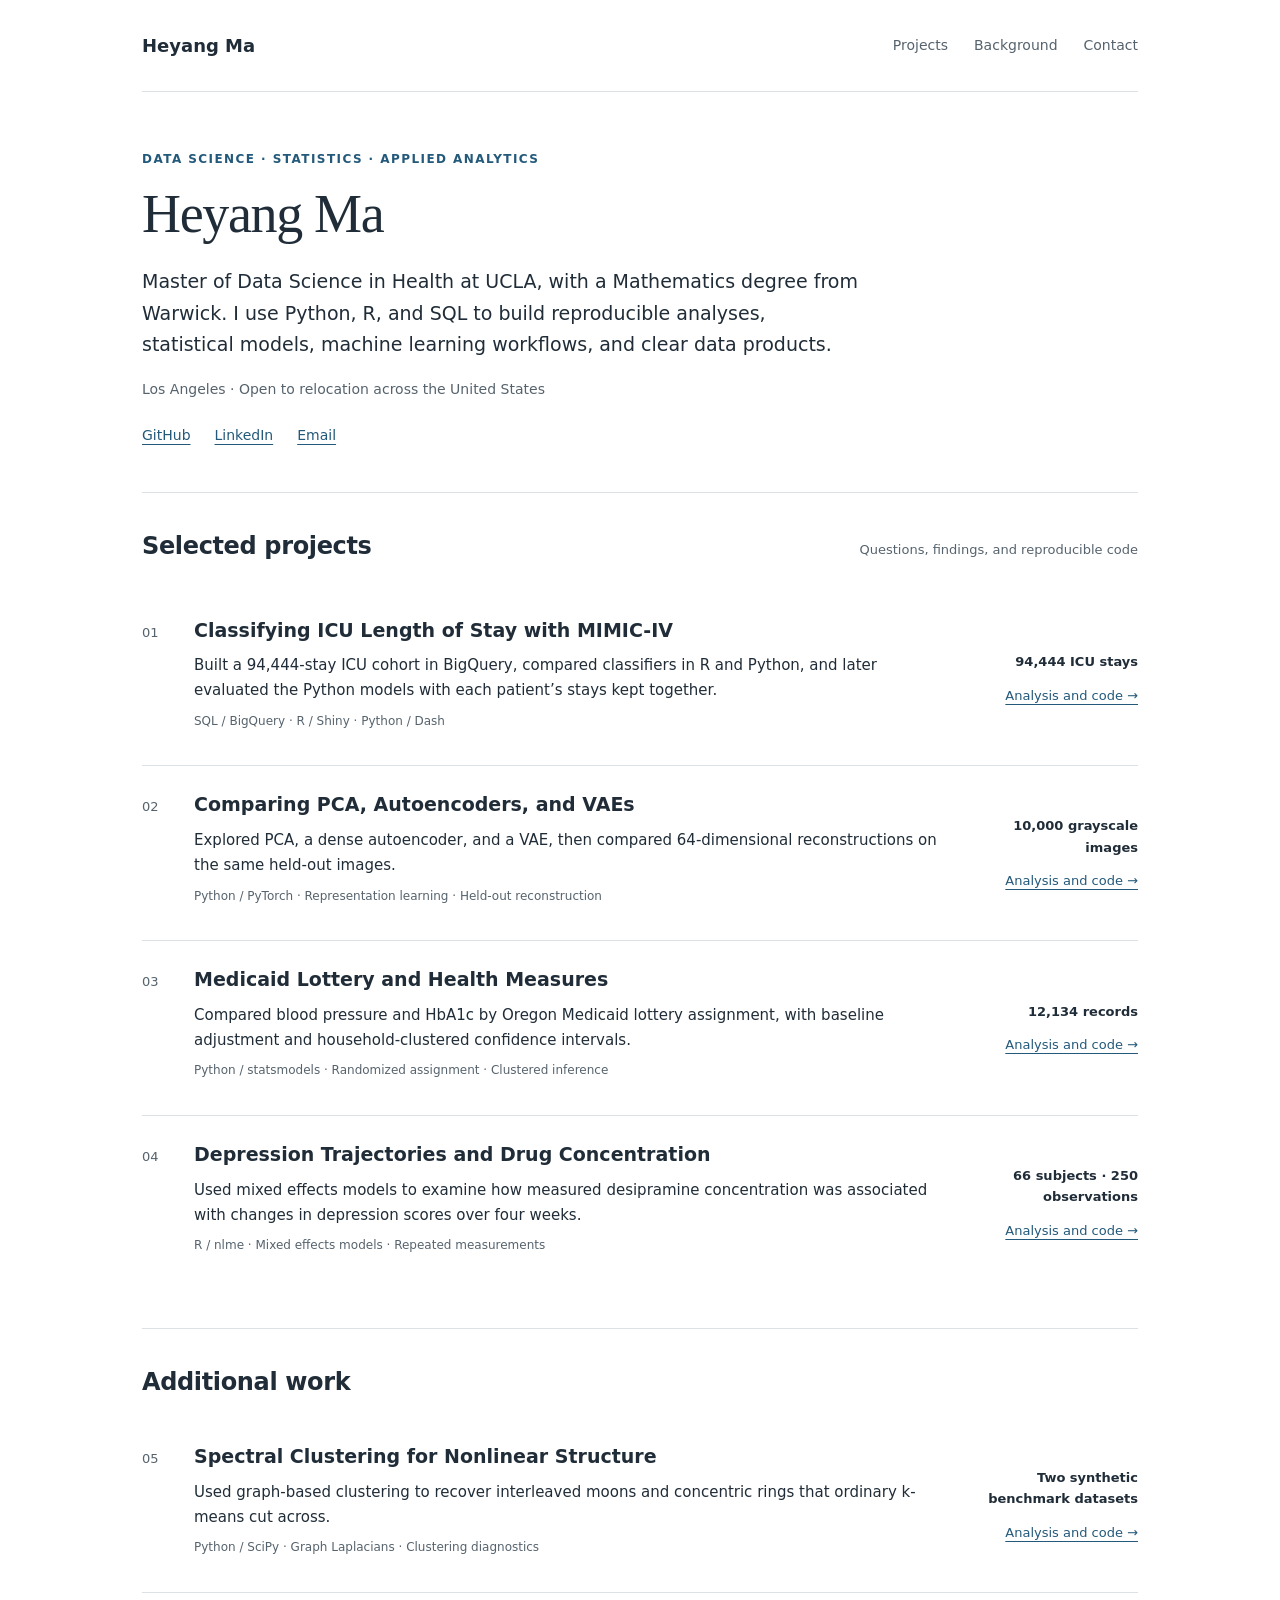
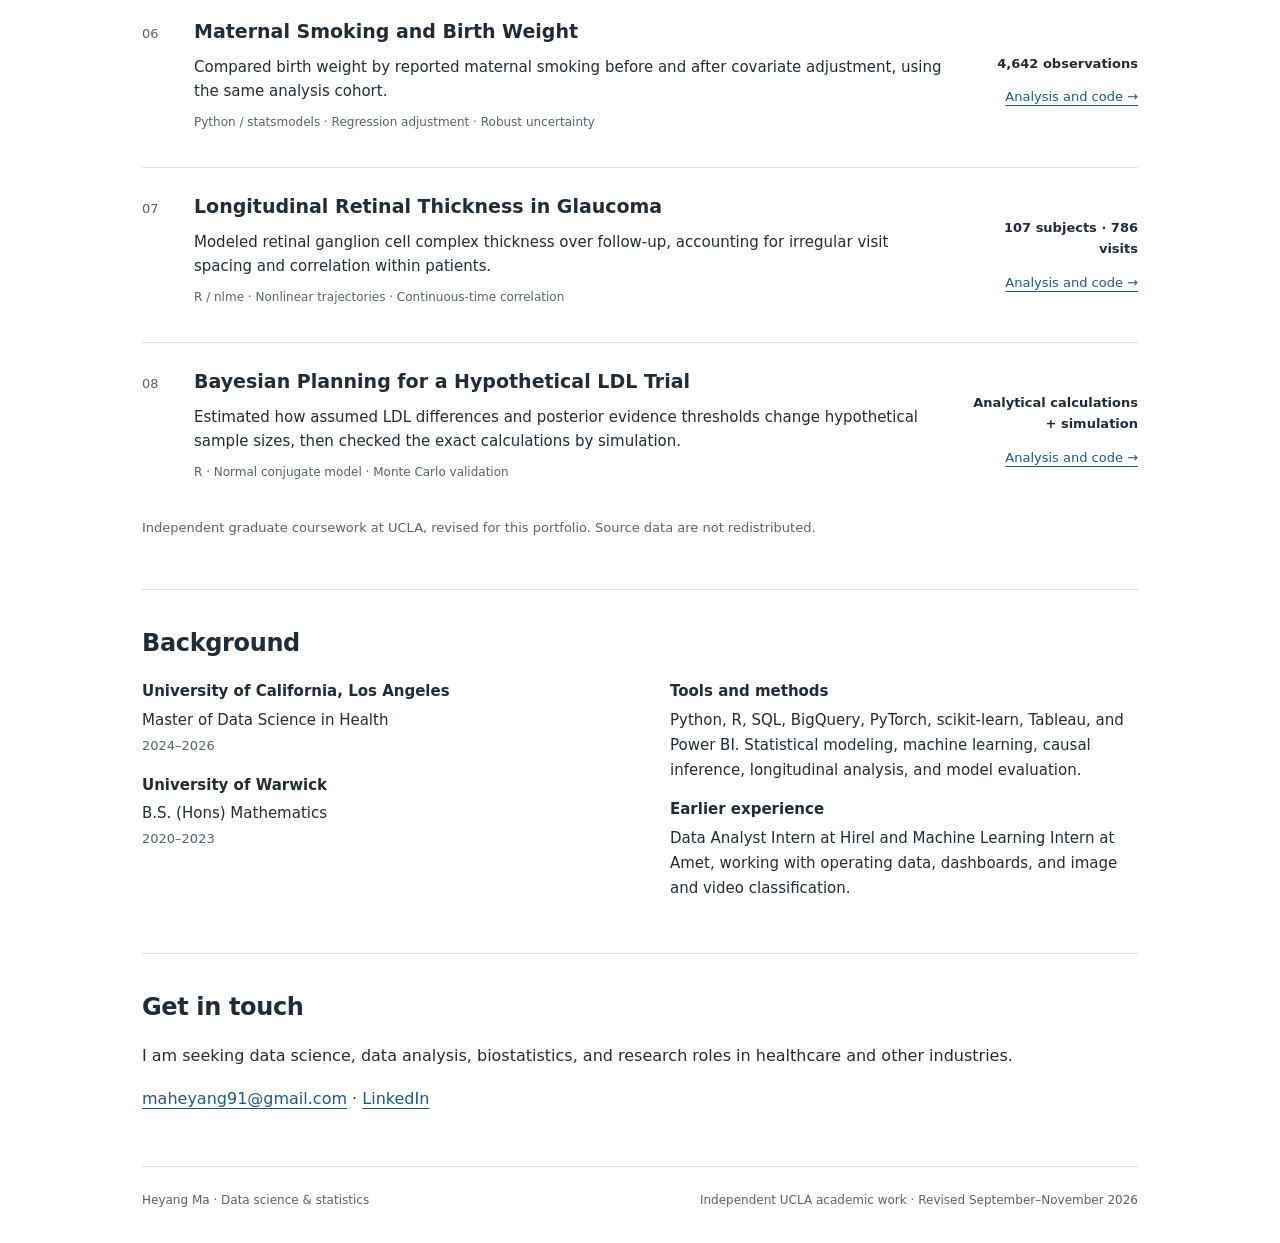
<file: index.html>
<!doctype html><html lang="en"><head><meta charset="utf-8"><meta name="viewport" content="width=device-width,initial-scale=1"><title>Portfolio | Heyang Ma</title><meta name="description" content="Data science, statistics, and applied analytics portfolio by Heyang Ma."><link rel="stylesheet" href="assets/style.css"><link rel="icon" href="assets/favicon.svg"></head><body><a class="skip" href="#main">Skip to content</a><div class="wrap"><header class="header"><a class="brand" href="index.html">Heyang Ma</a><nav class="nav" aria-label="Main navigation"><a href="index.html#projects">Projects</a><a href="index.html#background">Background</a><a href="index.html#contact">Contact</a></nav></header><main id="main"><section class="intro">
  <p class="eyebrow">Data science · Statistics · Applied analytics</p>
  <h1>Heyang Ma</h1>
  <p class="lede">Master of Data Science in Health at UCLA, with a Mathematics degree from Warwick. I use Python, R, and SQL to build reproducible analyses, statistical models, machine learning workflows, and clear data products.</p>
  <p class="meta">Los Angeles · Open to relocation across the United States</p>
  <div class="intro-links"><a href="https://github.com/666mhy666">GitHub</a><a href="https://www.linkedin.com/in/heyang-ma-375151330/">LinkedIn</a><a href="mailto:maheyang91@gmail.com">Email</a></div>
</section>
<section class="section" id="projects">
  <div class="section-head"><h2>Selected projects</h2><p>Questions, findings, and reproducible code</p></div>
  <ol class="projects" start="1"><li class="project"><span class="number">01</span><div><h3><a href="projects/mimic-iv-icu-los/index.html">Classifying ICU Length of Stay with MIMIC-IV</a></h3><p>Built a 94,444-stay ICU cohort in BigQuery, compared classifiers in R and Python, and later evaluated the Python models with each patient’s stays kept together.</p><p class="method">SQL / BigQuery · R / Shiny · Python / Dash</p></div><div class="project-side"><strong>94,444 ICU stays</strong><a href="projects/mimic-iv-icu-los/index.html">Analysis and code →</a></div></li><li class="project"><span class="number">02</span><div><h3><a href="projects/image-representation-learning/index.html">Comparing PCA, Autoencoders, and VAEs</a></h3><p>Explored PCA, a dense autoencoder, and a VAE, then compared 64-dimensional reconstructions on the same held-out images.</p><p class="method">Python / PyTorch · Representation learning · Held-out reconstruction</p></div><div class="project-side"><strong>10,000 grayscale images</strong><a href="projects/image-representation-learning/index.html">Analysis and code →</a></div></li><li class="project"><span class="number">03</span><div><h3><a href="projects/medicaid-lottery-analysis/index.html">Medicaid Lottery and Health Measures</a></h3><p>Compared blood pressure and HbA1c by Oregon Medicaid lottery assignment, with baseline adjustment and household-clustered confidence intervals.</p><p class="method">Python / statsmodels · Randomized assignment · Clustered inference</p></div><div class="project-side"><strong>12,134 records</strong><a href="projects/medicaid-lottery-analysis/index.html">Analysis and code →</a></div></li><li class="project"><span class="number">04</span><div><h3><a href="projects/longitudinal-depression/index.html">Depression Trajectories and Drug Concentration</a></h3><p>Used mixed effects models to examine how measured desipramine concentration was associated with changes in depression scores over four weeks.</p><p class="method">R / nlme · Mixed effects models · Repeated measurements</p></div><div class="project-side"><strong>66 subjects · 250 observations</strong><a href="projects/longitudinal-depression/index.html">Analysis and code →</a></div></li></ol>
</section>
<section class="section">
  <h2>Additional work</h2>
  <ol class="projects" start="5"><li class="project"><span class="number">05</span><div><h3><a href="projects/spectral-clustering/index.html">Spectral Clustering for Nonlinear Structure</a></h3><p>Used graph-based clustering to recover interleaved moons and concentric rings that ordinary k-means cut across.</p><p class="method">Python / SciPy · Graph Laplacians · Clustering diagnostics</p></div><div class="project-side"><strong>Two synthetic benchmark datasets</strong><a href="projects/spectral-clustering/index.html">Analysis and code →</a></div></li><li class="project"><span class="number">06</span><div><h3><a href="projects/maternal-smoking-birthweight/index.html">Maternal Smoking and Birth Weight</a></h3><p>Compared birth weight by reported maternal smoking before and after covariate adjustment, using the same analysis cohort.</p><p class="method">Python / statsmodels · Regression adjustment · Robust uncertainty</p></div><div class="project-side"><strong>4,642 observations</strong><a href="projects/maternal-smoking-birthweight/index.html">Analysis and code →</a></div></li><li class="project"><span class="number">07</span><div><h3><a href="projects/glaucoma-progression/index.html">Longitudinal Retinal Thickness in Glaucoma</a></h3><p>Modeled retinal ganglion cell complex thickness over follow-up, accounting for irregular visit spacing and correlation within patients.</p><p class="method">R / nlme · Nonlinear trajectories · Continuous-time correlation</p></div><div class="project-side"><strong>107 subjects · 786 visits</strong><a href="projects/glaucoma-progression/index.html">Analysis and code →</a></div></li><li class="project"><span class="number">08</span><div><h3><a href="projects/bayesian-trial-design/index.html">Bayesian Planning for a Hypothetical LDL Trial</a></h3><p>Estimated how assumed LDL differences and posterior evidence thresholds change hypothetical sample sizes, then checked the exact calculations by simulation.</p><p class="method">R · Normal conjugate model · Monte Carlo validation</p></div><div class="project-side"><strong>Analytical calculations + simulation</strong><a href="projects/bayesian-trial-design/index.html">Analysis and code →</a></div></li></ol>
  <p class="small">Independent graduate coursework at UCLA, revised for this portfolio. Source data are not redistributed.</p>
</section>
<section class="section" id="background">
  <h2>Background</h2>
  <div class="two-col">
    <div>
      <p class="label">University of California, Los Angeles</p>
      <p>Master of Data Science in Health<br><span class="small">2024–2026</span></p>
      <p class="label">University of Warwick</p>
      <p>B.S. (Hons) Mathematics<br><span class="small">2020–2023</span></p>
    </div>
    <div>
      <p class="label">Tools and methods</p>
      <p>Python, R, SQL, BigQuery, PyTorch, scikit-learn, Tableau, and Power BI. Statistical modeling, machine learning, causal inference, longitudinal analysis, and model evaluation.</p>
      <p class="label">Earlier experience</p>
      <p>Data Analyst Intern at Hirel and Machine Learning Intern at Amet, working with operating data, dashboards, and image and video classification.</p>
    </div>
  </div>
</section>
<section class="section" id="contact">
  <h2>Get in touch</h2>
  <p>I am seeking data science, data analysis, biostatistics, and research roles in healthcare and other industries.</p>
  <p><a href="mailto:maheyang91@gmail.com">maheyang91@gmail.com</a> · <a href="https://www.linkedin.com/in/heyang-ma-375151330/">LinkedIn</a></p>
</section>
</main><footer class="footer"><span>Heyang Ma · Data science &amp; statistics</span><span>Independent UCLA academic work · Revised September–November 2026</span></footer></div></body></html>
</file>
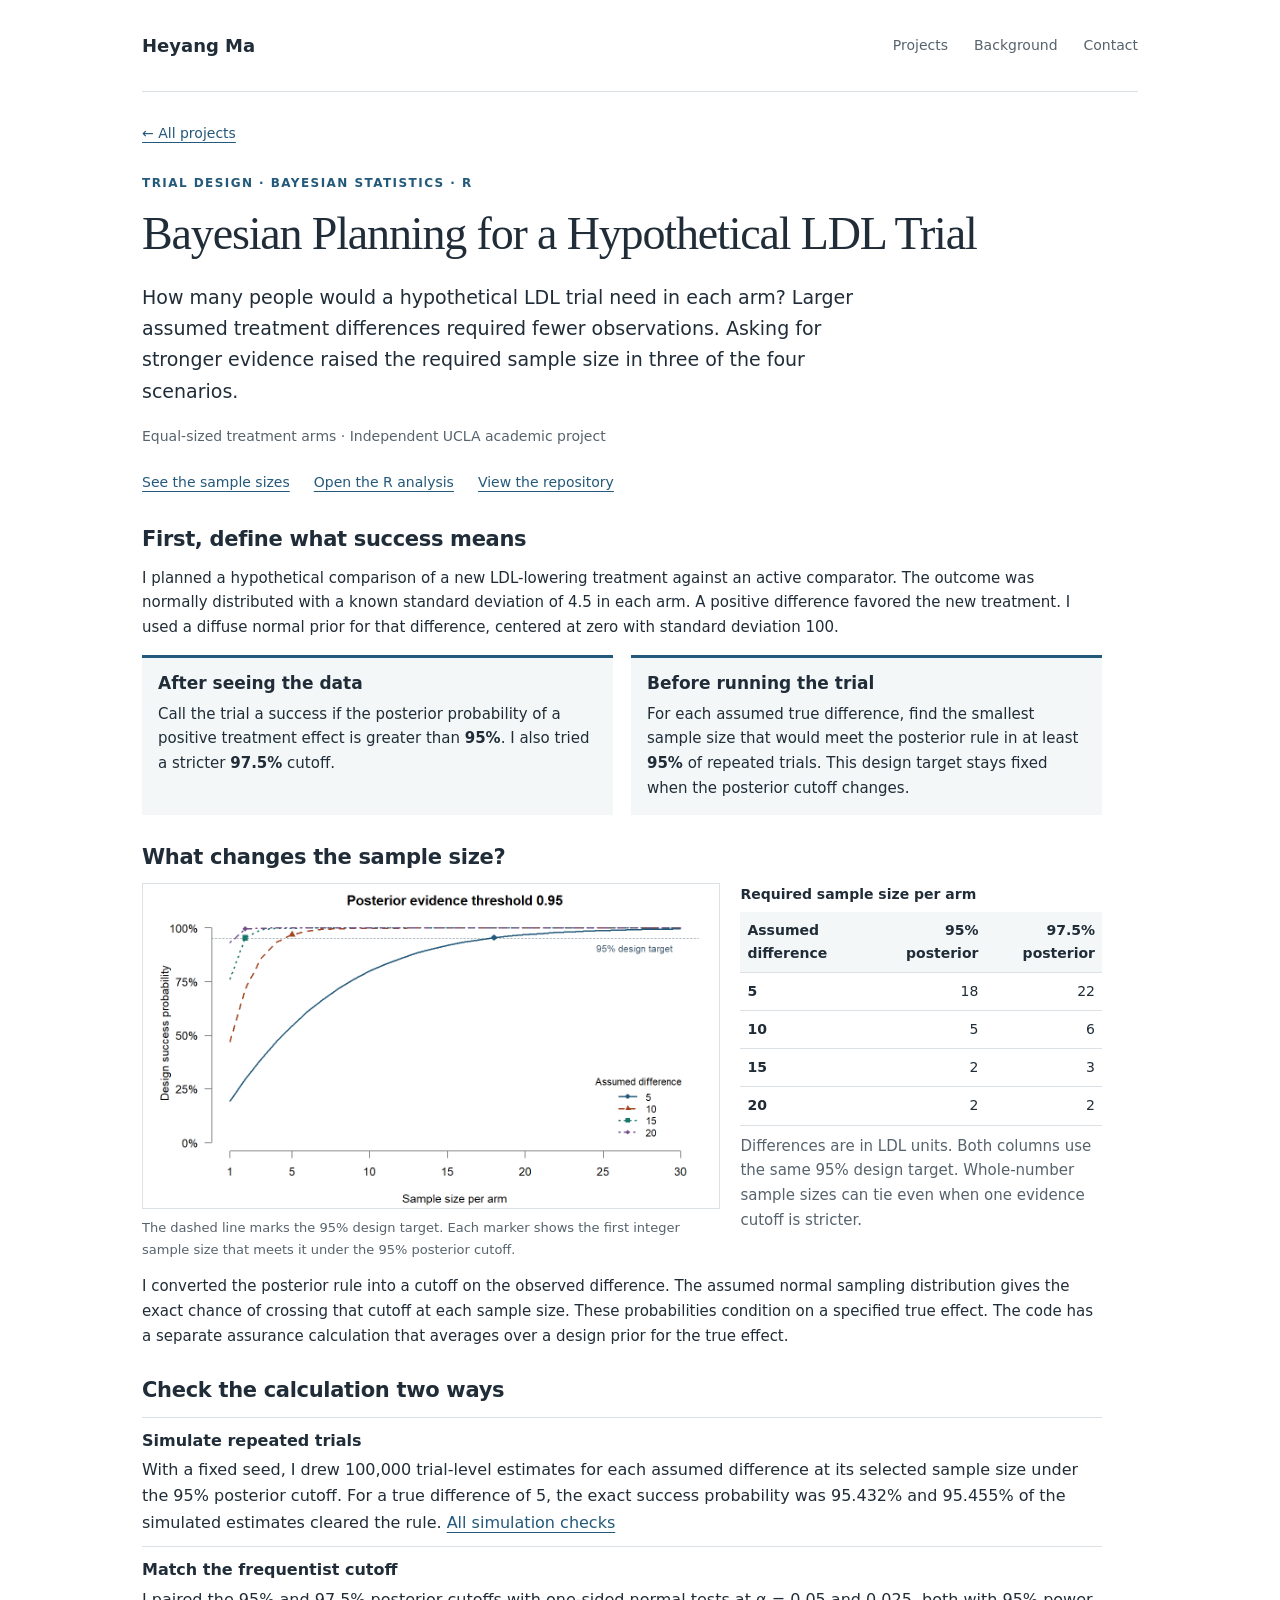
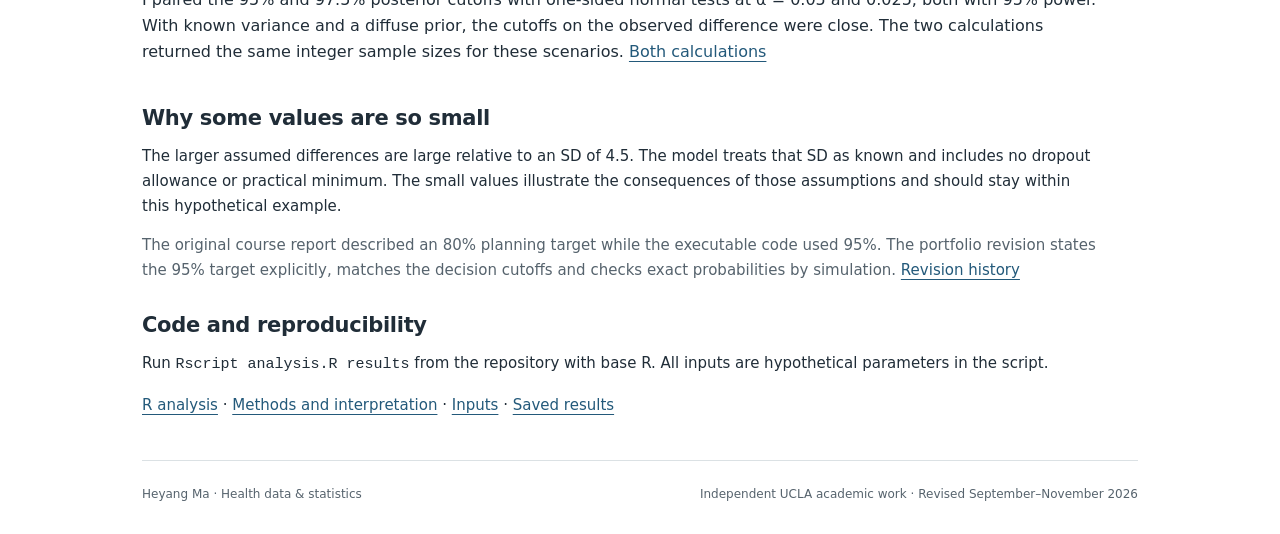
<file: projects/bayesian-trial-design/index.html>
<!doctype html><html lang="en"><head><meta charset="utf-8"><meta name="viewport" content="width=device-width,initial-scale=1"><title>Bayesian Planning for a Hypothetical LDL Trial | Heyang Ma</title><meta name="description" content="Health data and statistics projects by Heyang Ma"><link rel="stylesheet" href="../../assets/style.css"><link rel="stylesheet" href="../../assets/bayesian-case-study.css"><link rel="icon" href="../../assets/favicon.svg"></head><body><a class="skip" href="#main">Skip to content</a><div class="wrap"><header class="header"><a class="brand" href="../../index.html">Heyang Ma</a><nav class="nav" aria-label="Main navigation"><a href="../../index.html#projects">Projects</a><a href="../../index.html#background">Background</a><a href="../../index.html#contact">Contact</a></nav></header><main id="main"><a class="back" href="../../index.html#projects">← All projects</a>
<section class="detail-intro">
  <p class="eyebrow">Trial design · Bayesian statistics · R</p>
  <h1>Bayesian Planning for a Hypothetical LDL Trial</h1>
  <p class="lede">How many people would a hypothetical LDL trial need in each arm? Larger assumed treatment differences required fewer observations. Asking for stronger evidence raised the required sample size in three of the four scenarios.</p>
  <p class="meta">Equal-sized treatment arms · Independent UCLA academic project</p>
  <div class="intro-links">
    <a href="#sample-sizes">See the sample sizes</a>
    <a href="https://github.com/666mhy666/bayesian-trial-design/blob/main/analysis.R">Open the R analysis</a>
    <a href="https://github.com/666mhy666/bayesian-trial-design">View the repository</a>
  </div>
</section>

<article class="prose ldl-study">
  <h2>First, define what success means</h2>
  <p>I planned a hypothetical comparison of a new LDL-lowering treatment against an active comparator. The outcome was normally distributed with a known standard deviation of 4.5 in each arm. A positive difference favored the new treatment. I used a diffuse normal prior for that difference, centered at zero with standard deviation 100.</p>
  <div class="ldl-probabilities">
    <section>
      <h3>After seeing the data</h3>
      <p>Call the trial a success if the posterior probability of a positive treatment effect is greater than <strong>95%</strong>. I also tried a stricter <strong>97.5%</strong> cutoff.</p>
    </section>
    <section>
      <h3>Before running the trial</h3>
      <p>For each assumed true difference, find the smallest sample size that would meet the posterior rule in at least <strong>95%</strong> of repeated trials. This design target stays fixed when the posterior cutoff changes.</p>
    </section>
  </div>

  <h2 id="sample-sizes">What changes the sample size?</h2>
  <div class="ldl-results">
    <figure>
      <a href="results/success-probability.png"><img src="results/success-probability.png" alt="Exact design success probability by sample size per arm for four assumed differences. Markers show the first qualifying sample size for each curve at the 95 percent design target."></a>
      <figcaption class="small">The dashed line marks the 95% design target. Each marker shows the first integer sample size that meets it under the 95% posterior cutoff.</figcaption>
    </figure>
    <section>
      <table class="ldl-sizes"><caption>Required sample size per arm</caption><thead><tr><th scope="col">Assumed difference</th><th scope="col">95% posterior</th><th scope="col">97.5% posterior</th></tr></thead><tbody><tr><th scope="row">5</th><td>18</td><td>22</td></tr><tr><th scope="row">10</th><td>5</td><td>6</td></tr><tr><th scope="row">15</th><td>2</td><td>3</td></tr><tr><th scope="row">20</th><td>2</td><td>2</td></tr></tbody></table>
      <p class="small">Differences are in LDL units. Both columns use the same 95% design target. Whole-number sample sizes can tie even when one evidence cutoff is stricter.</p>
    </section>
  </div>
  <p>I converted the posterior rule into a cutoff on the observed difference. The assumed normal sampling distribution gives the exact chance of crossing that cutoff at each sample size. These probabilities condition on a specified true effect. The code has a separate assurance calculation that averages over a design prior for the true effect.</p>

  <h2>Check the calculation two ways</h2>
  <dl class="ldl-checks">
    <div><dt>Simulate repeated trials</dt><dd>With a fixed seed, I drew 100,000 trial-level estimates for each assumed difference at its selected sample size under the 95% posterior cutoff. For a true difference of 5, the exact success probability was 95.432% and 95.455% of the simulated estimates cleared the rule. <a href="https://github.com/666mhy666/bayesian-trial-design/blob/main/results/simulation-check.csv">All simulation checks</a></dd></div>
    <div><dt>Match the frequentist cutoff</dt><dd>I paired the 95% and 97.5% posterior cutoffs with one-sided normal tests at α = 0.05 and 0.025, both with 95% power. With known variance and a diffuse prior, the cutoffs on the observed difference were close. The two calculations returned the same integer sample sizes for these scenarios. <a href="https://github.com/666mhy666/bayesian-trial-design/blob/main/results/sample-sizes.csv">Both calculations</a></dd></div>
  </dl>

  <h2>Why some values are so small</h2>
  <p>The larger assumed differences are large relative to an SD of 4.5. The model treats that SD as known and includes no dropout allowance or practical minimum. The small values illustrate the consequences of those assumptions and should stay within this hypothetical example.</p>
  <p class="small">The original course report described an 80% planning target while the executable code used 95%. The portfolio revision states the 95% target explicitly, matches the decision cutoffs and checks exact probabilities by simulation. <a href="https://github.com/666mhy666/bayesian-trial-design/blob/main/REVISION_NOTES.md">Revision history</a></p>

  <h2>Code and reproducibility</h2>
  <p>Run <code>Rscript analysis.R results</code> from the repository with base R. All inputs are hypothetical parameters in the script.</p>
  <p><a href="https://github.com/666mhy666/bayesian-trial-design/blob/main/analysis.R">R analysis</a> · <a href="https://github.com/666mhy666/bayesian-trial-design/blob/main/REPORT.md">Methods and interpretation</a> · <a href="https://github.com/666mhy666/bayesian-trial-design/blob/main/DATA_ACCESS.md">Inputs</a> · <a href="https://github.com/666mhy666/bayesian-trial-design/tree/main/results">Saved results</a></p>
</article>
</main><footer class="footer"><span>Heyang Ma · Health data &amp; statistics</span><span>Independent UCLA academic work · Revised September–November 2026</span></footer></div></body></html>
</file>
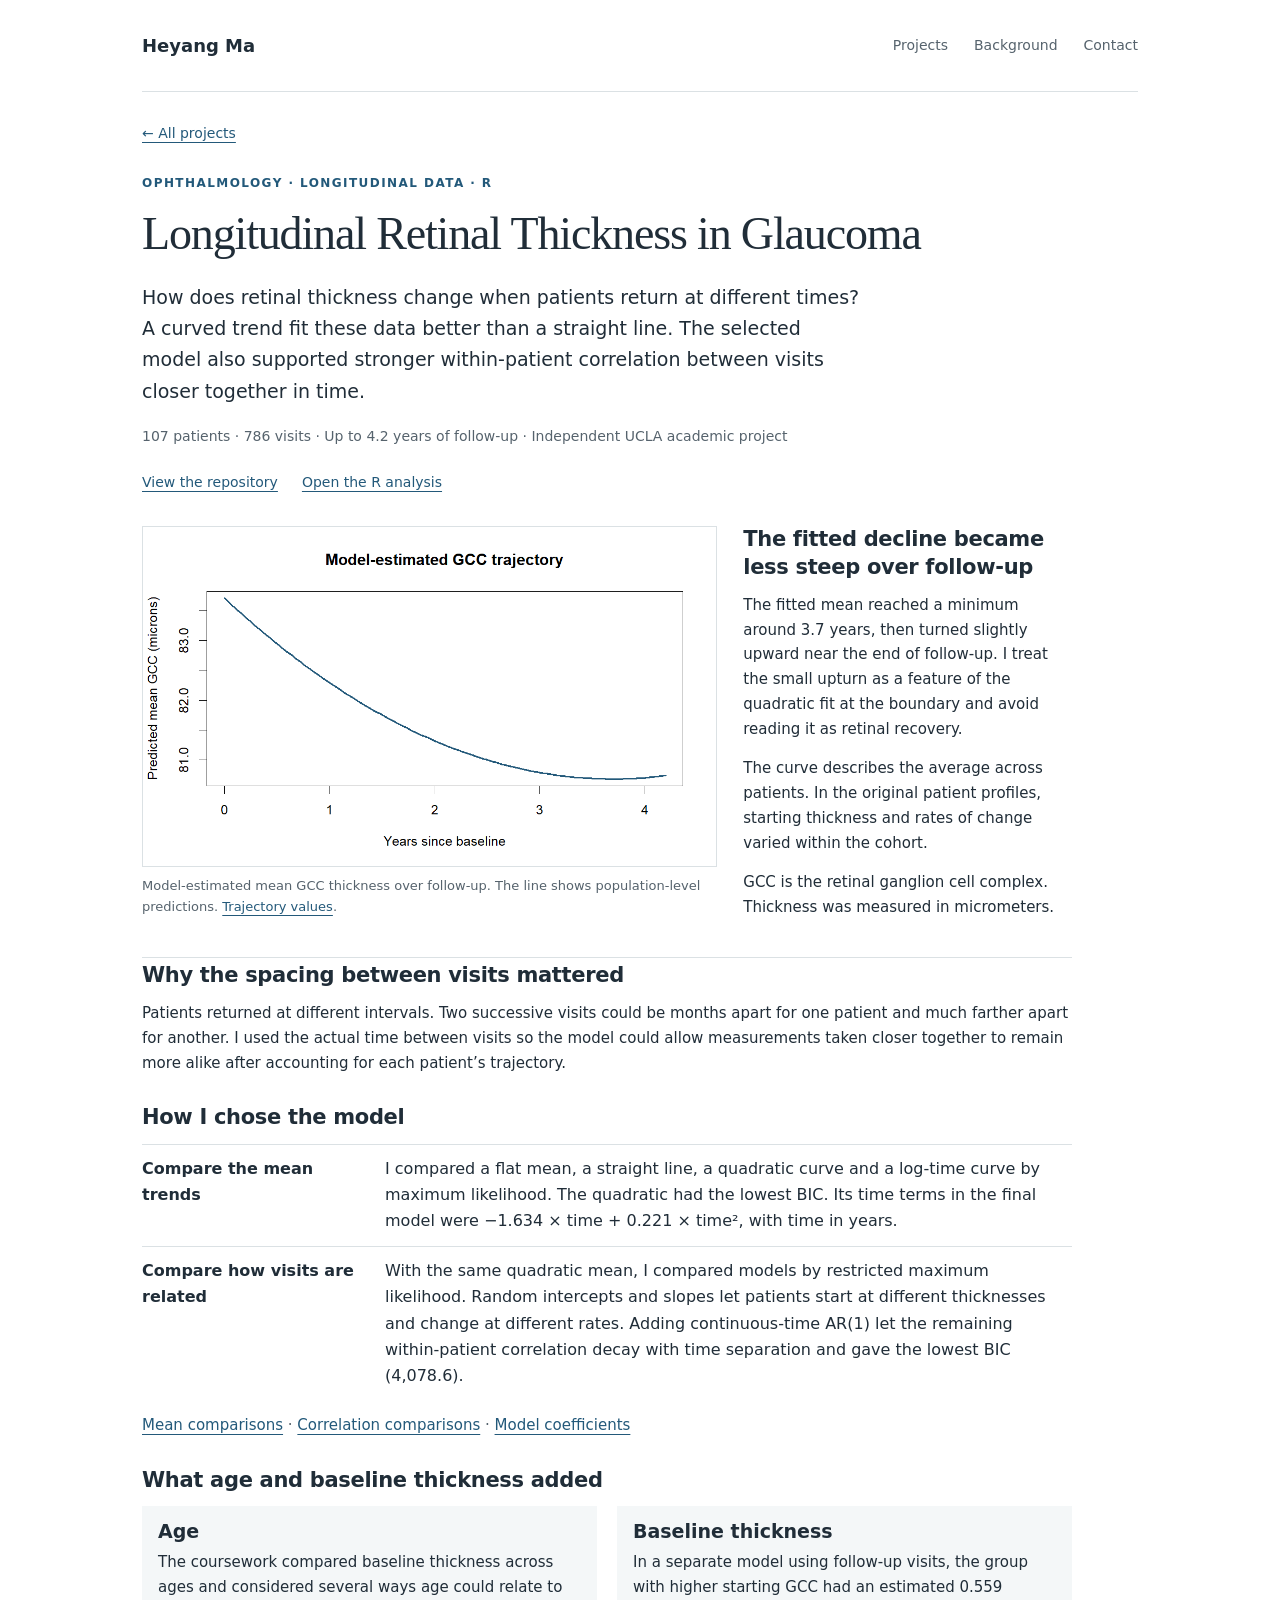
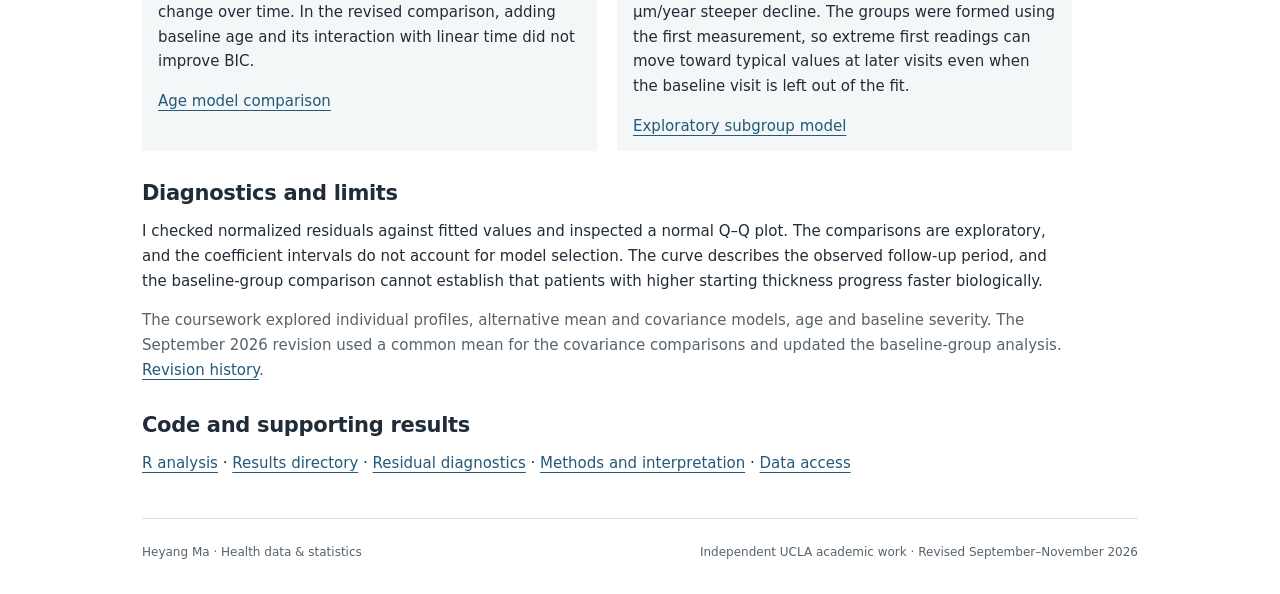
<file: projects/glaucoma-progression/index.html>
<!doctype html><html lang="en"><head><meta charset="utf-8"><meta name="viewport" content="width=device-width,initial-scale=1"><title>Longitudinal Retinal Thickness in Glaucoma | Heyang Ma</title><meta name="description" content="Health data and statistics projects by Heyang Ma"><link rel="stylesheet" href="../../assets/style.css"><link rel="stylesheet" href="../../assets/glaucoma-case-study.css"><link rel="icon" href="../../assets/favicon.svg"></head><body><a class="skip" href="#main">Skip to content</a><div class="wrap"><header class="header"><a class="brand" href="../../index.html">Heyang Ma</a><nav class="nav" aria-label="Main navigation"><a href="../../index.html#projects">Projects</a><a href="../../index.html#background">Background</a><a href="../../index.html#contact">Contact</a></nav></header><main id="main"><a class="back" href="../../index.html#projects">← All projects</a>
<section class="detail-intro">
  <p class="eyebrow">Ophthalmology · Longitudinal data · R</p>
  <h1>Longitudinal Retinal Thickness in Glaucoma</h1>
  <p class="lede">How does retinal thickness change when patients return at different times? A curved trend fit these data better than a straight line. The selected model also supported stronger within-patient correlation between visits closer together in time.</p>
  <p class="meta">107 patients · 786 visits · Up to 4.2 years of follow-up · Independent UCLA academic project</p>
  <div class="intro-links">
    <a href="https://github.com/666mhy666/glaucoma-progression">View the repository</a>
    <a href="https://github.com/666mhy666/glaucoma-progression/blob/main/analysis.R">Open the R analysis</a>
  </div>
</section>

<article class="prose gcc-study">
  <div class="gcc-lead">
    <figure>
      <a href="results/gcc-trajectory.png"><img src="results/gcc-trajectory.png" alt="Fitted population mean GCC thickness declines, reaches a late minimum, and turns slightly upward near the end of follow-up."></a>
      <figcaption class="small">Model-estimated mean GCC thickness over follow-up. The line shows population-level predictions. <a href="https://github.com/666mhy666/glaucoma-progression/blob/main/results/mean-trajectory.csv">Trajectory values</a>.</figcaption>
    </figure>
    <div>
      <h2>The fitted decline became less steep over follow-up</h2>
      <p>The fitted mean reached a minimum around 3.7 years, then turned slightly upward near the end of follow-up. I treat the small upturn as a feature of the quadratic fit at the boundary and avoid reading it as retinal recovery.</p>
      <p>The curve describes the average across patients. In the original patient profiles, starting thickness and rates of change varied within the cohort.</p>
      <p>GCC is the retinal ganglion cell complex. Thickness was measured in micrometers.</p>
    </div>
  </div>

  <section class="gcc-timing">
    <h2>Why the spacing between visits mattered</h2>
    <p>Patients returned at different intervals. Two successive visits could be months apart for one patient and much farther apart for another. I used the actual time between visits so the model could allow measurements taken closer together to remain more alike after accounting for each patient’s trajectory.</p>
  </section>

  <h2>How I chose the model</h2>
  <dl class="gcc-model-steps">
    <div><dt>Compare the mean trends</dt><dd>I compared a flat mean, a straight line, a quadratic curve and a log-time curve by maximum likelihood. The quadratic had the lowest BIC. Its time terms in the final model were −1.634 × time + 0.221 × time², with time in years.</dd></div>
    <div><dt>Compare how visits are related</dt><dd>With the same quadratic mean, I compared models by restricted maximum likelihood. Random intercepts and slopes let patients start at different thicknesses and change at different rates. Adding continuous-time AR(1) let the remaining within-patient correlation decay with time separation and gave the lowest BIC (4,078.6).</dd></div>
  </dl>
  <p class="small"><a href="https://github.com/666mhy666/glaucoma-progression/blob/main/results/mean-models-ml.csv">Mean comparisons</a> · <a href="https://github.com/666mhy666/glaucoma-progression/blob/main/results/covariance-models.csv">Correlation comparisons</a> · <a href="https://github.com/666mhy666/glaucoma-progression/blob/main/results/coefficients.csv">Model coefficients</a></p>

  <h2>What age and baseline thickness added</h2>
  <div class="gcc-secondary">
    <section><h3>Age</h3><p>The coursework compared baseline thickness across ages and considered several ways age could relate to change over time. In the revised comparison, adding baseline age and its interaction with linear time did not improve BIC.</p><p class="small"><a href="https://github.com/666mhy666/glaucoma-progression/blob/main/results/age-models-ml.csv">Age model comparison</a></p></section>
    <section><h3>Baseline thickness</h3><p>In a separate model using follow-up visits, the group with higher starting GCC had an estimated 0.559 μm/year steeper decline. The groups were formed using the first measurement, so extreme first readings can move toward typical values at later visits even when the baseline visit is left out of the fit.</p><p class="small"><a href="https://github.com/666mhy666/glaucoma-progression/blob/main/results/exploratory-baseline-interaction.csv">Exploratory subgroup model</a></p></section>
  </div>

  <h2>Diagnostics and limits</h2>
  <p>I checked normalized residuals against fitted values and inspected a normal Q–Q plot. The comparisons are exploratory, and the coefficient intervals do not account for model selection. The curve describes the observed follow-up period, and the baseline-group comparison cannot establish that patients with higher starting thickness progress faster biologically.</p>
  <p class="small">The coursework explored individual profiles, alternative mean and covariance models, age and baseline severity. The September 2026 revision used a common mean for the covariance comparisons and updated the baseline-group analysis. <a href="https://github.com/666mhy666/glaucoma-progression/blob/main/REVISION_NOTES.md">Revision history</a>.</p>

  <h2>Code and supporting results</h2>
  <p><a href="https://github.com/666mhy666/glaucoma-progression/blob/main/analysis.R">R analysis</a> · <a href="https://github.com/666mhy666/glaucoma-progression/tree/main/results">Results directory</a> · <a href="https://github.com/666mhy666/glaucoma-progression/blob/main/results/diagnostics.png">Residual diagnostics</a> · <a href="https://github.com/666mhy666/glaucoma-progression/blob/main/REPORT.md">Methods and interpretation</a> · <a href="https://github.com/666mhy666/glaucoma-progression/blob/main/DATA_ACCESS.md">Data access</a></p>
</article>
</main><footer class="footer"><span>Heyang Ma · Health data &amp; statistics</span><span>Independent UCLA academic work · Revised September–November 2026</span></footer></div></body></html>
</file>
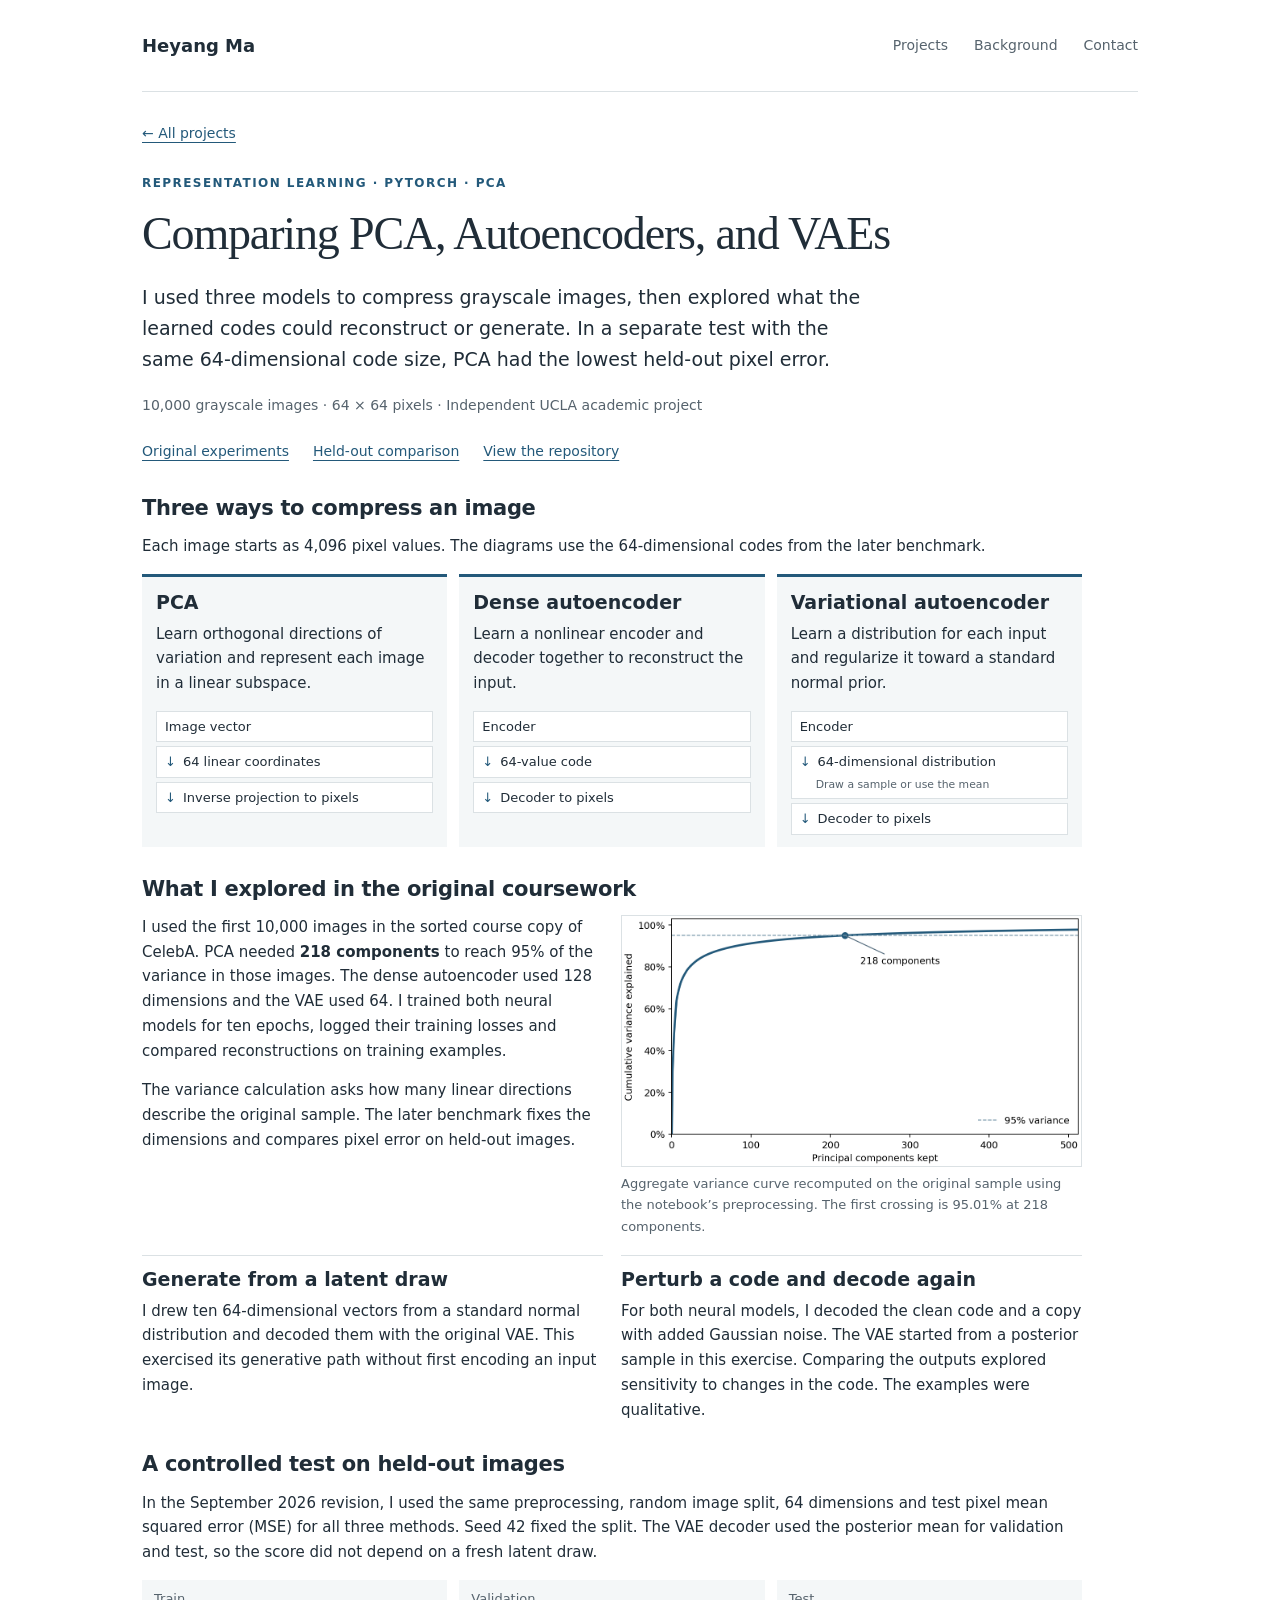
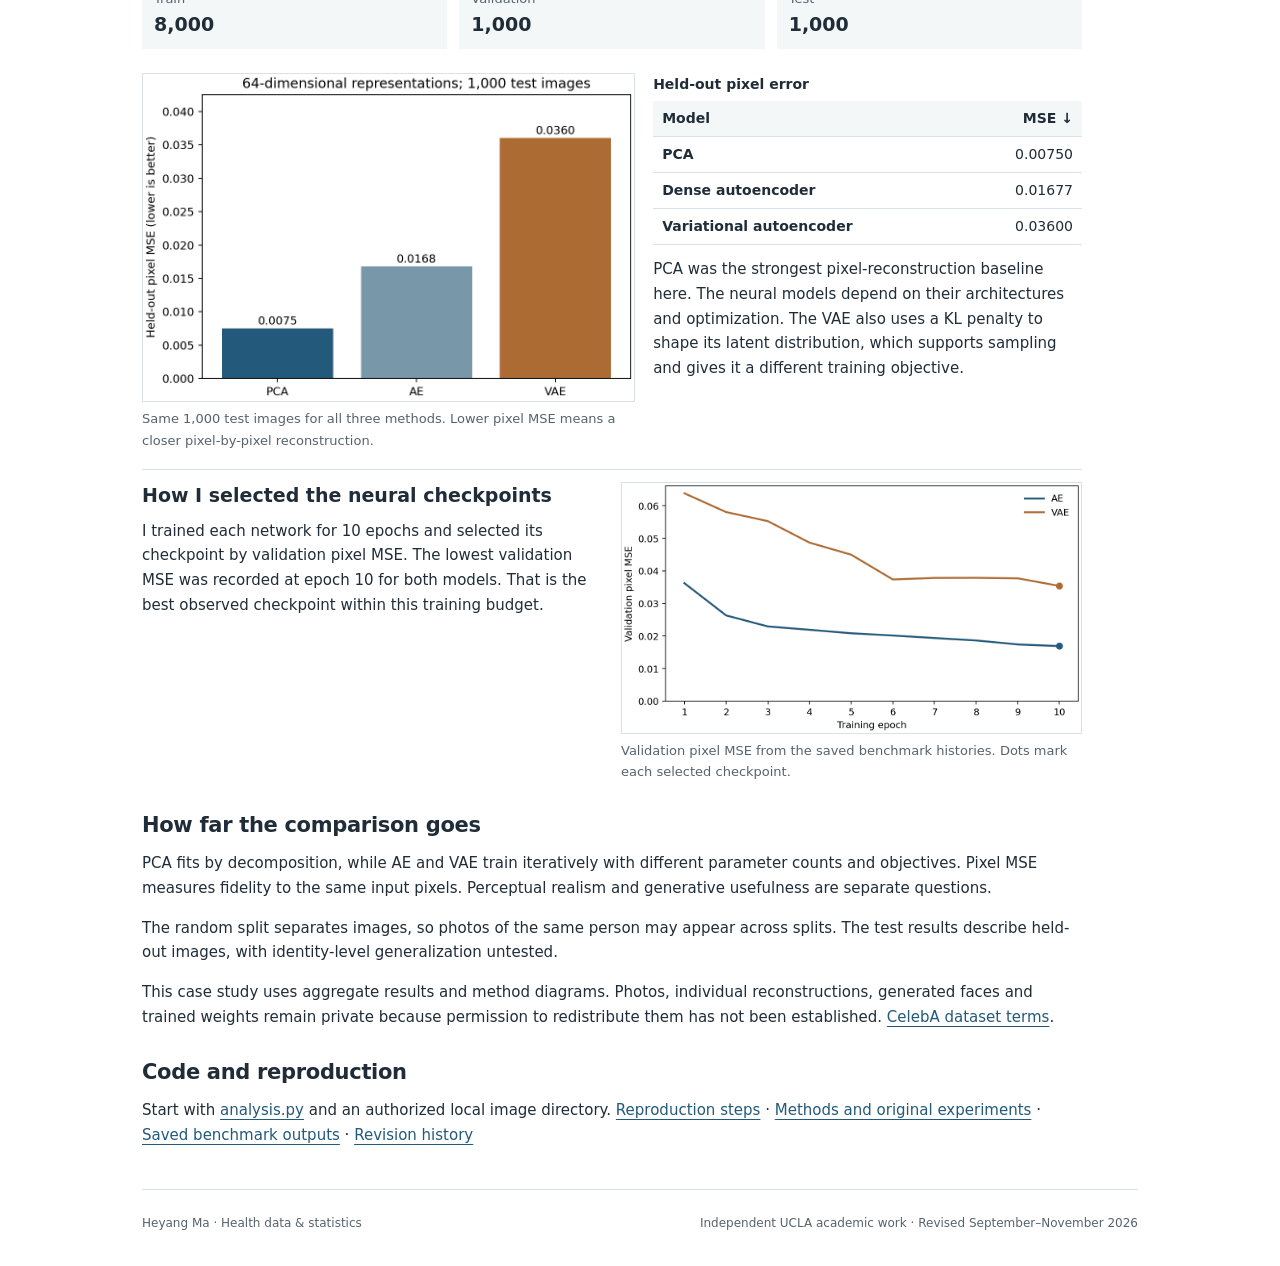
<file: projects/image-representation-learning/index.html>
<!doctype html><html lang="en"><head><meta charset="utf-8"><meta name="viewport" content="width=device-width,initial-scale=1"><title>Comparing PCA, Autoencoders, and VAEs | Heyang Ma</title><meta name="description" content="Health data and statistics projects by Heyang Ma"><link rel="stylesheet" href="../../assets/style.css"><link rel="stylesheet" href="../../assets/image-representation-case-study.css"><link rel="icon" href="../../assets/favicon.svg"></head><body><a class="skip" href="#main">Skip to content</a><div class="wrap"><header class="header"><a class="brand" href="../../index.html">Heyang Ma</a><nav class="nav" aria-label="Main navigation"><a href="../../index.html#projects">Projects</a><a href="../../index.html#background">Background</a><a href="../../index.html#contact">Contact</a></nav></header><main id="main"><a class="back" href="../../index.html#projects">← All projects</a>
<section class="detail-intro">
  <p class="eyebrow">Representation learning · PyTorch · PCA</p>
  <h1>Comparing PCA, Autoencoders, and VAEs</h1>
  <p class="lede">I used three models to compress grayscale images, then explored what the learned codes could reconstruct or generate. In a separate test with the same 64-dimensional code size, PCA had the lowest held-out pixel error.</p>
  <p class="meta">10,000 grayscale images · 64 × 64 pixels · Independent UCLA academic project</p>
  <div class="intro-links">
    <a href="#coursework">Original experiments</a>
    <a href="#benchmark">Held-out comparison</a>
    <a href="https://github.com/666mhy666/image-representation-learning">View the repository</a>
  </div>
</section>

<article class="prose representation-study">
  <h2>Three ways to compress an image</h2>
  <p>Each image starts as 4,096 pixel values. The diagrams use the 64-dimensional codes from the later benchmark.</p>
  <div class="representation-methods">
    <section>
      <h3>PCA</h3>
      <p>Learn orthogonal directions of variation and represent each image in a linear subspace.</p>
      <ol aria-label="PCA reconstruction steps"><li>Image vector</li><li>64 linear coordinates</li><li>Inverse projection to pixels</li></ol>
    </section>
    <section>
      <h3>Dense autoencoder</h3>
      <p>Learn a nonlinear encoder and decoder together to reconstruct the input.</p>
      <ol aria-label="Autoencoder reconstruction steps"><li>Encoder</li><li>64-value code</li><li>Decoder to pixels</li></ol>
    </section>
    <section>
      <h3>Variational autoencoder</h3>
      <p>Learn a distribution for each input and regularize it toward a standard normal prior.</p>
      <ol aria-label="Variational autoencoder reconstruction steps"><li>Encoder</li><li>64-dimensional distribution<br><small>Draw a sample or use the mean</small></li><li>Decoder to pixels</li></ol>
    </section>
  </div>

  <h2 id="coursework">What I explored in the original coursework</h2>
  <div class="representation-course">
    <div>
      <p>I used the first 10,000 images in the sorted course copy of CelebA. PCA needed <strong>218 components</strong> to reach 95% of the variance in those images. The dense autoencoder used 128 dimensions and the VAE used 64. I trained both neural models for ten epochs, logged their training losses and compared reconstructions on training examples.</p>
      <p>The variance calculation asks how many linear directions describe the original sample. The later benchmark fixes the dimensions and compares pixel error on held-out images.</p>
    </div>
    <figure>
      <a href="results/pca-variance.png"><img src="results/pca-variance.png" alt="Cumulative explained variance on the original sample crosses 95 percent at 218 PCA components."></a>
      <figcaption class="small">Aggregate variance curve recomputed on the original sample using the notebook’s preprocessing. The first crossing is 95.01% at 218 components.</figcaption>
    </figure>
  </div>
  <div class="representation-experiments">
    <section><h3>Generate from a latent draw</h3><p>I drew ten 64-dimensional vectors from a standard normal distribution and decoded them with the original VAE. This exercised its generative path without first encoding an input image.</p></section>
    <section><h3>Perturb a code and decode again</h3><p>For both neural models, I decoded the clean code and a copy with added Gaussian noise. The VAE started from a posterior sample in this exercise. Comparing the outputs explored sensitivity to changes in the code. The examples were qualitative.</p></section>
  </div>

  <h2 id="benchmark">A controlled test on held-out images</h2>
  <p>In the September 2026 revision, I used the same preprocessing, random image split, 64 dimensions and test pixel mean squared error (MSE) for all three methods. Seed 42 fixed the split. The VAE decoder used the posterior mean for validation and test, so the score did not depend on a fresh latent draw.</p>
  <dl class="representation-split">
    <div><dt>Train</dt><dd>8,000</dd></div>
    <div><dt>Validation</dt><dd>1,000</dd></div>
    <div><dt>Test</dt><dd>1,000</dd></div>
  </dl>
  <div class="representation-results">
    <figure>
      <a href="results/reconstruction-comparison.png"><img src="results/reconstruction-comparison.png" alt="Held-out pixel MSE is lowest for PCA, followed by the autoencoder and VAE. The bar chart starts at zero."></a>
      <figcaption class="small">Same 1,000 test images for all three methods. Lower pixel MSE means a closer pixel-by-pixel reconstruction.</figcaption>
    </figure>
    <section>
      <table class="representation-mse"><caption>Held-out pixel error</caption><thead><tr><th scope="col">Model</th><th scope="col">MSE ↓</th></tr></thead><tbody><tr><th scope="row">PCA</th><td>0.00750</td></tr><tr><th scope="row">Dense autoencoder</th><td>0.01677</td></tr><tr><th scope="row">Variational autoencoder</th><td>0.03600</td></tr></tbody></table>
      <p>PCA was the strongest pixel-reconstruction baseline here. The neural models depend on their architectures and optimization. The VAE also uses a KL penalty to shape its latent distribution, which supports sampling and gives it a different training objective.</p>
    </section>
  </div>

  <div class="representation-validation">
    <div>
      <h3>How I selected the neural checkpoints</h3>
      <p>I trained each network for 10 epochs and selected its checkpoint by validation pixel MSE. The lowest validation MSE was recorded at epoch 10 for both models. That is the best observed checkpoint within this training budget.</p>
    </div>
    <figure>
      <a href="results/validation-history.png"><img src="results/validation-history.png" alt="Pixel MSE on the validation images over 10 epochs, with the selected autoencoder and VAE checkpoints marked."></a>
      <figcaption class="small">Validation pixel MSE from the saved benchmark histories. Dots mark each selected checkpoint.</figcaption>
    </figure>
  </div>

  <h2>How far the comparison goes</h2>
  <p>PCA fits by decomposition, while AE and VAE train iteratively with different parameter counts and objectives. Pixel MSE measures fidelity to the same input pixels. Perceptual realism and generative usefulness are separate questions.</p>
  <p>The random split separates images, so photos of the same person may appear across splits. The test results describe held-out images, with identity-level generalization untested.</p>
  <p>This case study uses aggregate results and method diagrams. Photos, individual reconstructions, generated faces and trained weights remain private because permission to redistribute them has not been established. <a href="https://mmlab.ie.cuhk.edu.hk/projects/CelebA.html">CelebA dataset terms</a>.</p>

  <h2>Code and reproduction</h2>
  <p>Start with <a href="https://github.com/666mhy666/image-representation-learning/blob/main/analysis.py">analysis.py</a> and an authorized local image directory. <a href="https://github.com/666mhy666/image-representation-learning/blob/main/README.md">Reproduction steps</a> · <a href="https://github.com/666mhy666/image-representation-learning/blob/main/REPORT.md">Methods and original experiments</a> · <a href="https://github.com/666mhy666/image-representation-learning/tree/main/results">Saved benchmark outputs</a> · <a href="https://github.com/666mhy666/image-representation-learning/blob/main/REVISION_NOTES.md">Revision history</a></p>
</article>
</main><footer class="footer"><span>Heyang Ma · Health data &amp; statistics</span><span>Independent UCLA academic work · Revised September–November 2026</span></footer></div></body></html>
</file>
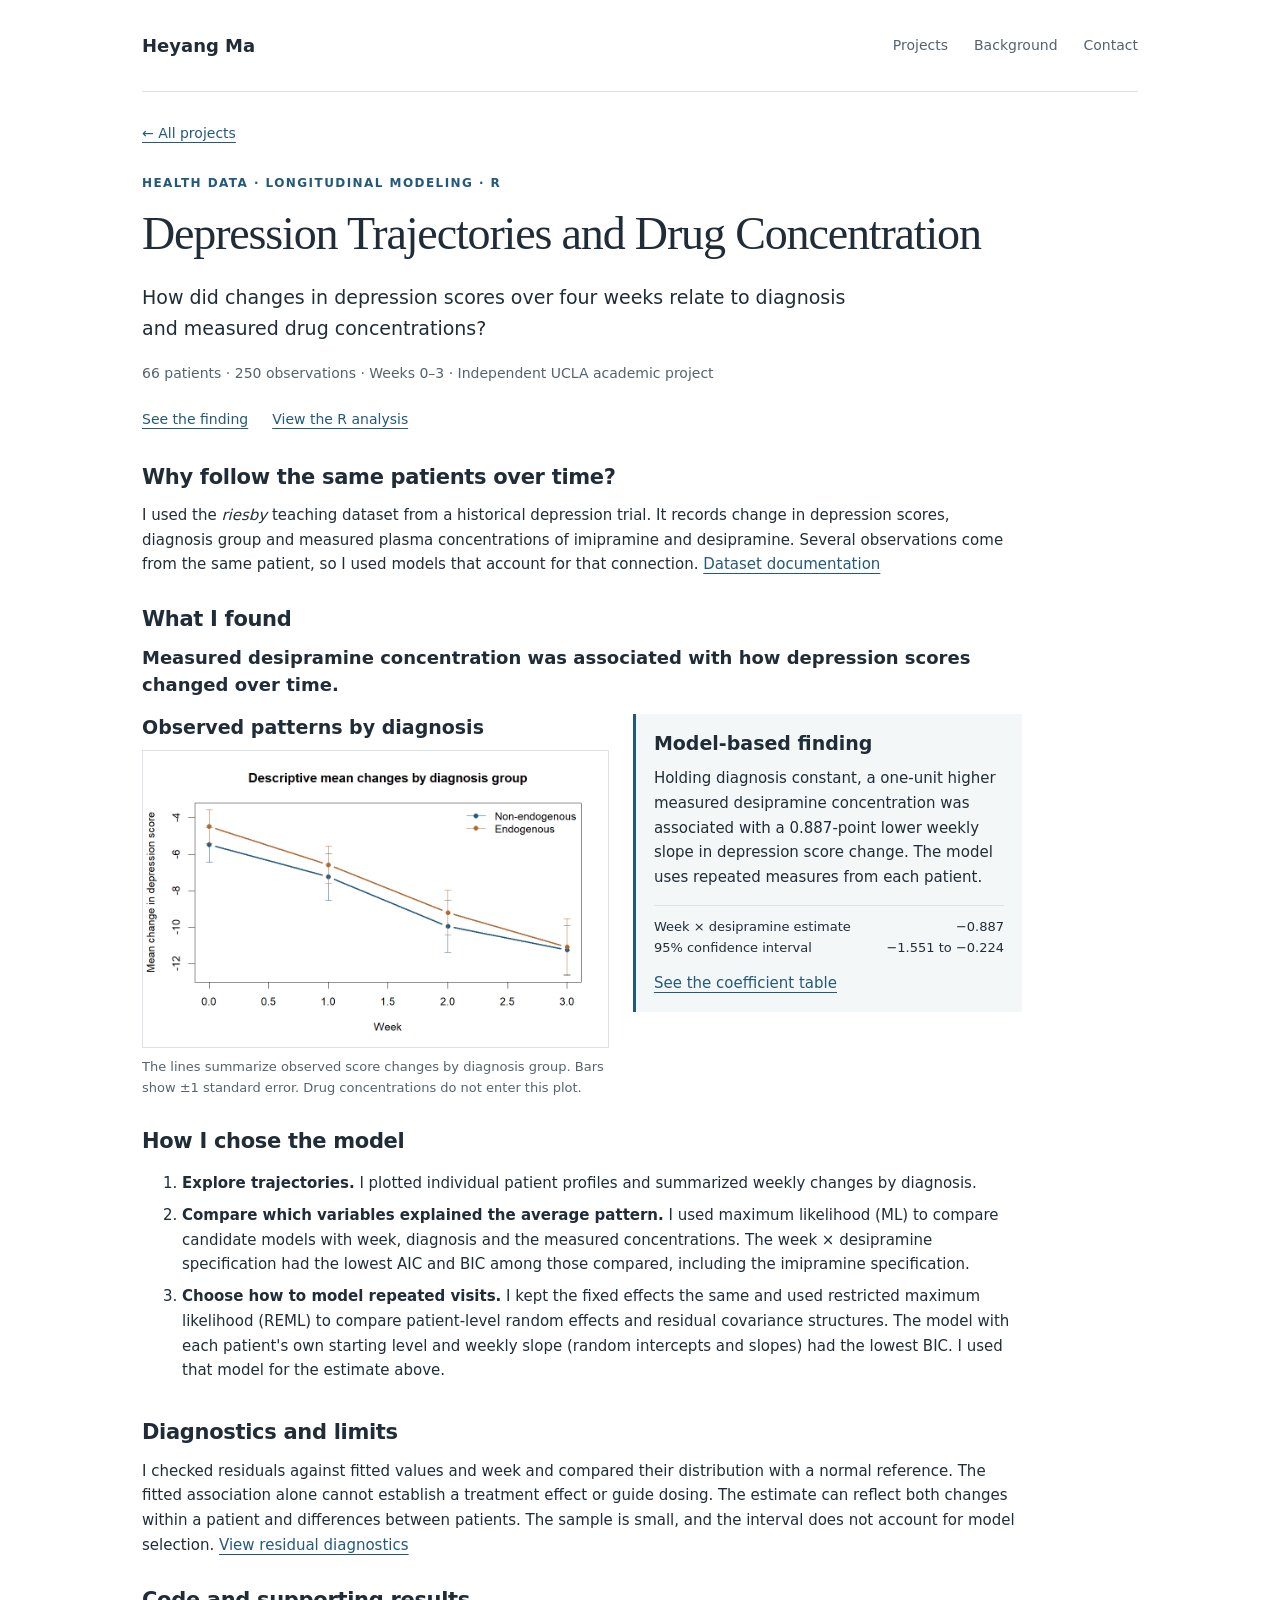
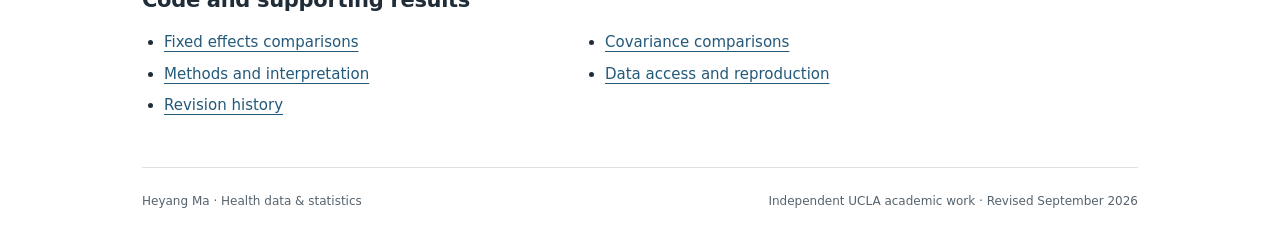
<file: projects/longitudinal-depression/index.html>
<!doctype html><html lang="en"><head><meta charset="utf-8"><meta name="viewport" content="width=device-width,initial-scale=1"><title>Depression Trajectories and Drug Concentration | Heyang Ma</title><meta name="description" content="Health data and statistics projects by Heyang Ma"><link rel="stylesheet" href="../../assets/style.css"><link rel="stylesheet" href="../../assets/depression-case-study.css"><link rel="icon" href="../../assets/favicon.svg"></head><body><a class="skip" href="#main">Skip to content</a><div class="wrap"><header class="header"><a class="brand" href="../../index.html">Heyang Ma</a><nav class="nav" aria-label="Main navigation"><a href="../../index.html#projects">Projects</a><a href="../../index.html#background">Background</a><a href="../../index.html#contact">Contact</a></nav></header><main id="main"><a class="back" href="../../index.html#projects">← All projects</a>
<section class="detail-intro">
  <p class="eyebrow">Health data · Longitudinal modeling · R</p>
  <h1>Depression Trajectories and Drug Concentration</h1>
  <p class="lede">How did changes in depression scores over four weeks relate to diagnosis and measured drug concentrations?</p>
  <p class="meta">66 patients · 250 observations · Weeks 0–3 · Independent UCLA academic project</p>
  <div class="intro-links">
    <a href="#findings">See the finding</a>
    <a href="https://github.com/666mhy666/longitudinal-depression/blob/main/analysis.R">View the R analysis</a>
  </div>
</section>

<article class="prose depression-study">
  <h2>Why follow the same patients over time?</h2>
  <p>I used the <em>riesby</em> teaching dataset from a historical depression trial. It records change in depression scores, diagnosis group and measured plasma concentrations of imipramine and desipramine. Several observations come from the same patient, so I used models that account for that connection. <a href="https://multilevelmod.tidymodels.org/reference/riesby.html">Dataset documentation</a></p>

  <h2 id="findings">What I found</h2>
  <p class="depression-finding">Measured desipramine concentration was associated with how depression scores changed over time.</p>
  <div class="depression-evidence">
    <figure>
      <h3>Observed patterns by diagnosis</h3>
      <a href="results/depression-trajectories.png"><img src="results/depression-trajectories.png" alt="Observed mean changes in depression scores at weeks 0 through 3 for two diagnosis groups, with standard error bars."></a>
      <figcaption class="small">The lines summarize observed score changes by diagnosis group. Bars show ±1 standard error. Drug concentrations do not enter this plot.</figcaption>
    </figure>
    <section class="depression-result" aria-labelledby="depression-result-heading">
      <h3 id="depression-result-heading">Model-based finding</h3>
      <p>Holding diagnosis constant, a one-unit higher measured desipramine concentration was associated with a 0.887-point lower weekly slope in depression score change. The model uses repeated measures from each patient.</p>
      <dl class="depression-statistics">
        <div><dt>Week × desipramine estimate</dt><dd>−0.887</dd></div>
        <div><dt>95% confidence interval</dt><dd>−1.551 to −0.224</dd></div>
      </dl>
      <p class="small"><a href="https://github.com/666mhy666/longitudinal-depression/blob/main/results/coefficients.csv">See the coefficient table</a></p>
    </section>
  </div>

  <h2>How I chose the model</h2>
  <ol>
    <li><strong>Explore trajectories.</strong> I plotted individual patient profiles and summarized weekly changes by diagnosis.</li>
    <li><strong>Compare which variables explained the average pattern.</strong> I used maximum likelihood (ML) to compare candidate models with week, diagnosis and the measured concentrations. The week × desipramine specification had the lowest AIC and BIC among those compared, including the imipramine specification.</li>
    <li><strong>Choose how to model repeated visits.</strong> I kept the fixed effects the same and used restricted maximum likelihood (REML) to compare patient-level random effects and residual covariance structures. The model with each patient's own starting level and weekly slope (random intercepts and slopes) had the lowest BIC. I used that model for the estimate above.</li>
  </ol>

  <h2>Diagnostics and limits</h2>
  <p>I checked residuals against fitted values and week and compared their distribution with a normal reference. The fitted association alone cannot establish a treatment effect or guide dosing. The estimate can reflect both changes within a patient and differences between patients. The sample is small, and the interval does not account for model selection. <a href="https://github.com/666mhy666/longitudinal-depression/blob/main/results/diagnostics.png">View residual diagnostics</a></p>

  <h2>Code and supporting results</h2>
  <ul class="depression-links">
    <li><a href="https://github.com/666mhy666/longitudinal-depression/blob/main/results/mean-models-ml.csv">Fixed effects comparisons</a></li>
    <li><a href="https://github.com/666mhy666/longitudinal-depression/blob/main/results/covariance-models.csv">Covariance comparisons</a></li>
    <li><a href="https://github.com/666mhy666/longitudinal-depression/blob/main/REPORT.md">Methods and interpretation</a></li>
    <li><a href="https://github.com/666mhy666/longitudinal-depression/blob/main/DATA_ACCESS.md">Data access and reproduction</a></li>
    <li><a href="https://github.com/666mhy666/longitudinal-depression/blob/main/REVISION_NOTES.md">Revision history</a></li>
  </ul>
</article>
</main><footer class="footer"><span>Heyang Ma · Health data &amp; statistics</span><span>Independent UCLA academic work · Revised September 2026</span></footer></div></body></html>
</file>
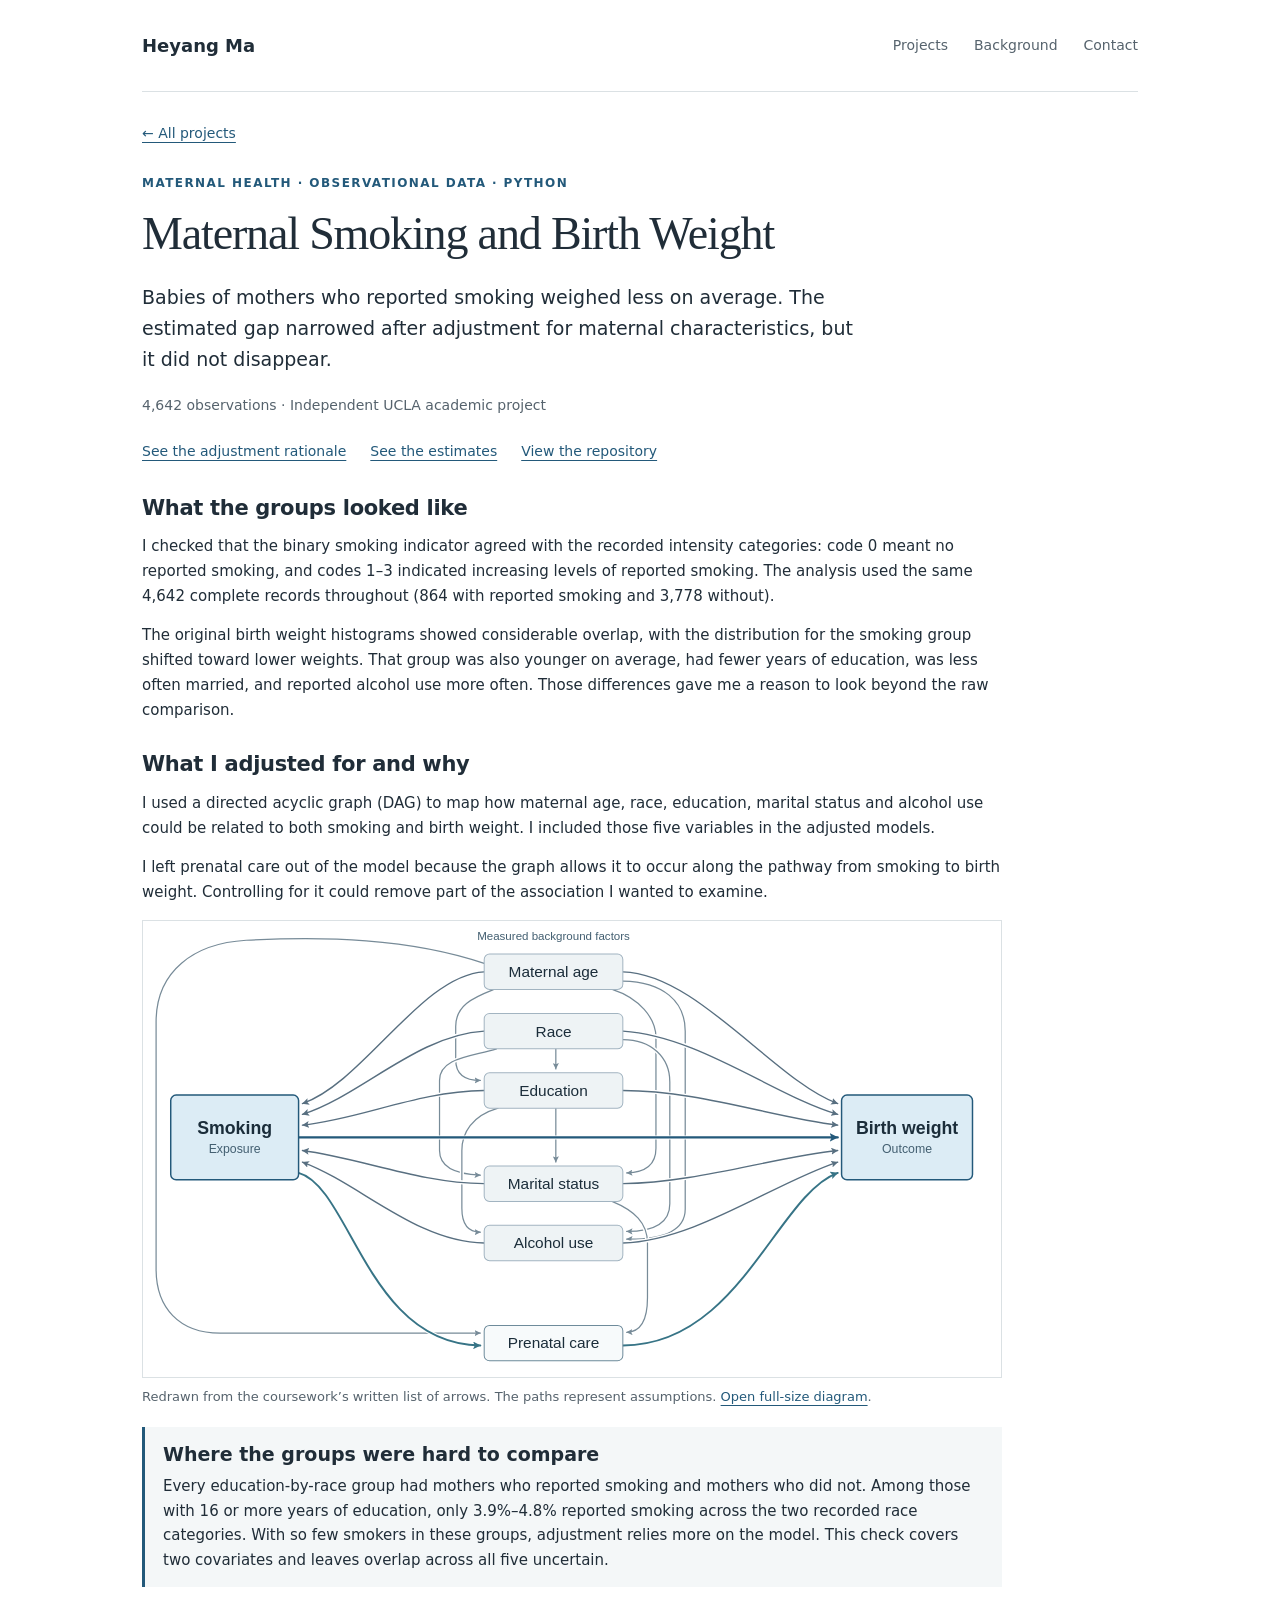
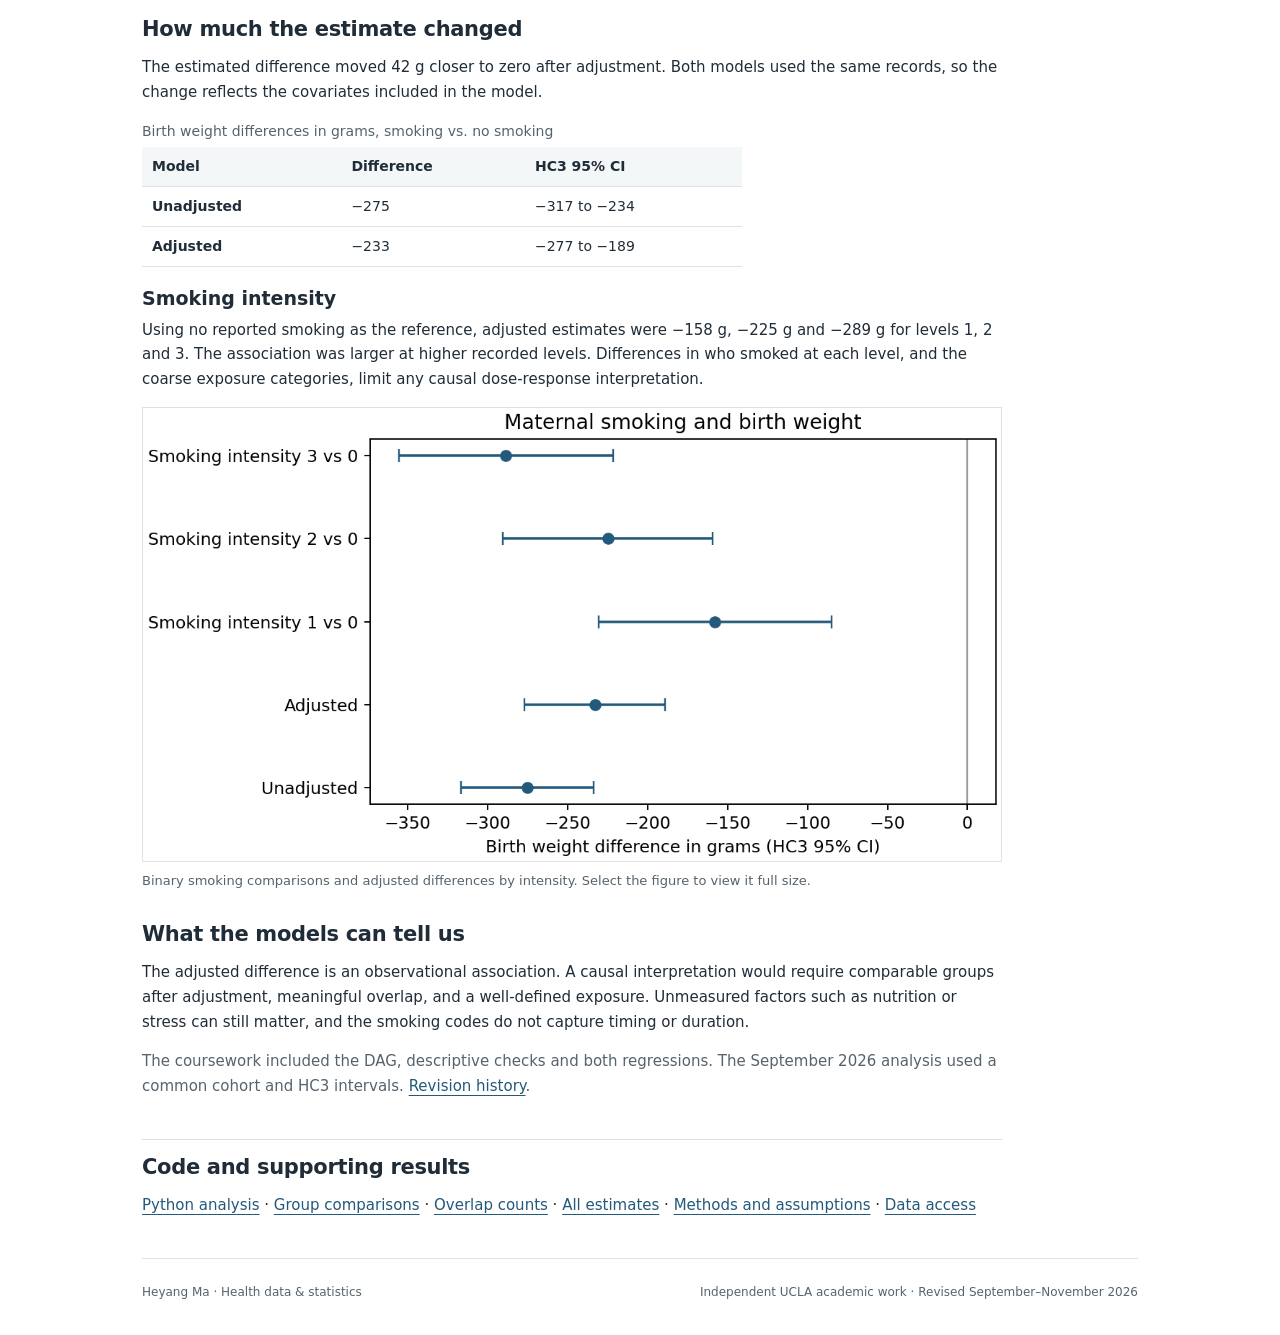
<file: projects/maternal-smoking-birthweight/index.html>
<!doctype html><html lang="en"><head><meta charset="utf-8"><meta name="viewport" content="width=device-width,initial-scale=1"><title>Maternal Smoking and Birth Weight | Heyang Ma</title><meta name="description" content="Health data and statistics projects by Heyang Ma"><link rel="stylesheet" href="../../assets/style.css"><link rel="stylesheet" href="../../assets/maternal-smoking-case-study.css"><link rel="icon" href="../../assets/favicon.svg"></head><body><a class="skip" href="#main">Skip to content</a><div class="wrap"><header class="header"><a class="brand" href="../../index.html">Heyang Ma</a><nav class="nav" aria-label="Main navigation"><a href="../../index.html#projects">Projects</a><a href="../../index.html#background">Background</a><a href="../../index.html#contact">Contact</a></nav></header><main id="main"><a class="back" href="../../index.html#projects">← All projects</a>
<section class="detail-intro">
  <p class="eyebrow">Maternal health · Observational data · Python</p>
  <h1>Maternal Smoking and Birth Weight</h1>
  <p class="lede">Babies of mothers who reported smoking weighed less on average. The estimated gap narrowed after adjustment for maternal characteristics, but it did not disappear.</p>
  <p class="meta">4,642 observations · Independent UCLA academic project</p>
  <div class="intro-links">
    <a href="#adjustment">See the adjustment rationale</a>
    <a href="#findings">See the estimates</a>
    <a href="https://github.com/666mhy666/maternal-smoking-birthweight">View the repository</a>
  </div>
</section>

<article class="prose smoking-study">
  <h2>What the groups looked like</h2>
  <p>I checked that the binary smoking indicator agreed with the recorded intensity categories: code 0 meant no reported smoking, and codes 1–3 indicated increasing levels of reported smoking. The analysis used the same 4,642 complete records throughout (864 with reported smoking and 3,778 without).</p>
  <p>The original birth weight histograms showed considerable overlap, with the distribution for the smoking group shifted toward lower weights. That group was also younger on average, had fewer years of education, was less often married, and reported alcohol use more often. Those differences gave me a reason to look beyond the raw comparison.</p>

  <h2 id="adjustment">What I adjusted for and why</h2>
  <div class="smoking-dag">
    <div>
      <p>I used a directed acyclic graph (DAG) to map how maternal age, race, education, marital status and alcohol use could be related to both smoking and birth weight. I included those five variables in the adjusted models.</p>
      <p>I left prenatal care out of the model because the graph allows it to occur along the pathway from smoking to birth weight. Controlling for it could remove part of the association I wanted to examine.</p>
    </div>
    <figure>
      <div class="smoking-dag-view" role="region" aria-label="Coursework causal diagram" tabindex="0">
        <a href="results/coursework-dag.svg"><img src="results/coursework-dag.svg" alt="Directed acyclic graph showing five measured background factors with paths to both smoking and birth weight, plus paths from smoking directly to birth weight and through prenatal care."></a>
      </div>
      <figcaption class="small">Redrawn from the coursework’s written list of arrows. The paths represent assumptions. <span class="smoking-dag-hint">Scroll sideways to follow them. </span><a href="results/coursework-dag.svg">Open full-size diagram</a>.</figcaption>
    </figure>
  </div>

  <div class="smoking-overlap">
    <h3>Where the groups were hard to compare</h3>
    <p>Every education-by-race group had mothers who reported smoking and mothers who did not. Among those with 16 or more years of education, only 3.9%–4.8% reported smoking across the two recorded race categories. With so few smokers in these groups, adjustment relies more on the model. This check covers two covariates and leaves overlap across all five uncertain.</p>
  </div>

  <h2 id="findings">How much the estimate changed</h2>
  <p>The estimated difference moved 42 g closer to zero after adjustment. Both models used the same records, so the change reflects the covariates included in the model.</p>
  <table class="smoking-models"><caption>Birth weight differences in grams, smoking vs. no smoking</caption><thead><tr><th scope="col">Model</th><th scope="col">Difference</th><th scope="col">HC3 95% CI</th></tr></thead><tbody><tr><th scope="row">Unadjusted</th><td>−275</td><td>−317 to −234</td></tr><tr><th scope="row">Adjusted</th><td>−233</td><td>−277 to −189</td></tr></tbody></table>
  <h3>Smoking intensity</h3>
  <p>Using no reported smoking as the reference, adjusted estimates were −158 g, −225 g and −289 g for levels 1, 2 and 3. The association was larger at higher recorded levels. Differences in who smoked at each level, and the coarse exposure categories, limit any causal dose-response interpretation.</p>
  <figure class="smoking-estimates">
    <a href="results/birthweight-associations.png"><img src="results/birthweight-associations.png" alt="Estimates and HC3 95% confidence intervals for any reported smoking before and after adjustment, followed by the three adjusted smoking intensity estimates against level zero."></a>
    <figcaption class="small">Binary smoking comparisons and adjusted differences by intensity. Select the figure to view it full size.</figcaption>
  </figure>

  <h2>What the models can tell us</h2>
  <p>The adjusted difference is an observational association. A causal interpretation would require comparable groups after adjustment, meaningful overlap, and a well-defined exposure. Unmeasured factors such as nutrition or stress can still matter, and the smoking codes do not capture timing or duration.</p>
  <p class="small">The coursework included the DAG, descriptive checks and both regressions. The September 2026 analysis used a common cohort and HC3 intervals. <a href="https://github.com/666mhy666/maternal-smoking-birthweight/blob/main/REVISION_NOTES.md">Revision history</a>.</p>
</article>

<section class="prose smoking-study smoking-code">
  <h2>Code and supporting results</h2>
  <p><a href="https://github.com/666mhy666/maternal-smoking-birthweight/blob/main/analysis.py">Python analysis</a> · <a href="https://github.com/666mhy666/maternal-smoking-birthweight/blob/main/results/balance.csv">Group comparisons</a> · <a href="https://github.com/666mhy666/maternal-smoking-birthweight/blob/main/results/overlap-counts.csv">Overlap counts</a> · <a href="https://github.com/666mhy666/maternal-smoking-birthweight/blob/main/results/estimates.csv">All estimates</a> · <a href="https://github.com/666mhy666/maternal-smoking-birthweight/blob/main/REPORT.md">Methods and assumptions</a> · <a href="https://github.com/666mhy666/maternal-smoking-birthweight/blob/main/DATA_ACCESS.md">Data access</a></p>
</section>
</main><footer class="footer"><span>Heyang Ma · Health data &amp; statistics</span><span>Independent UCLA academic work · Revised September–November 2026</span></footer></div></body></html>
</file>
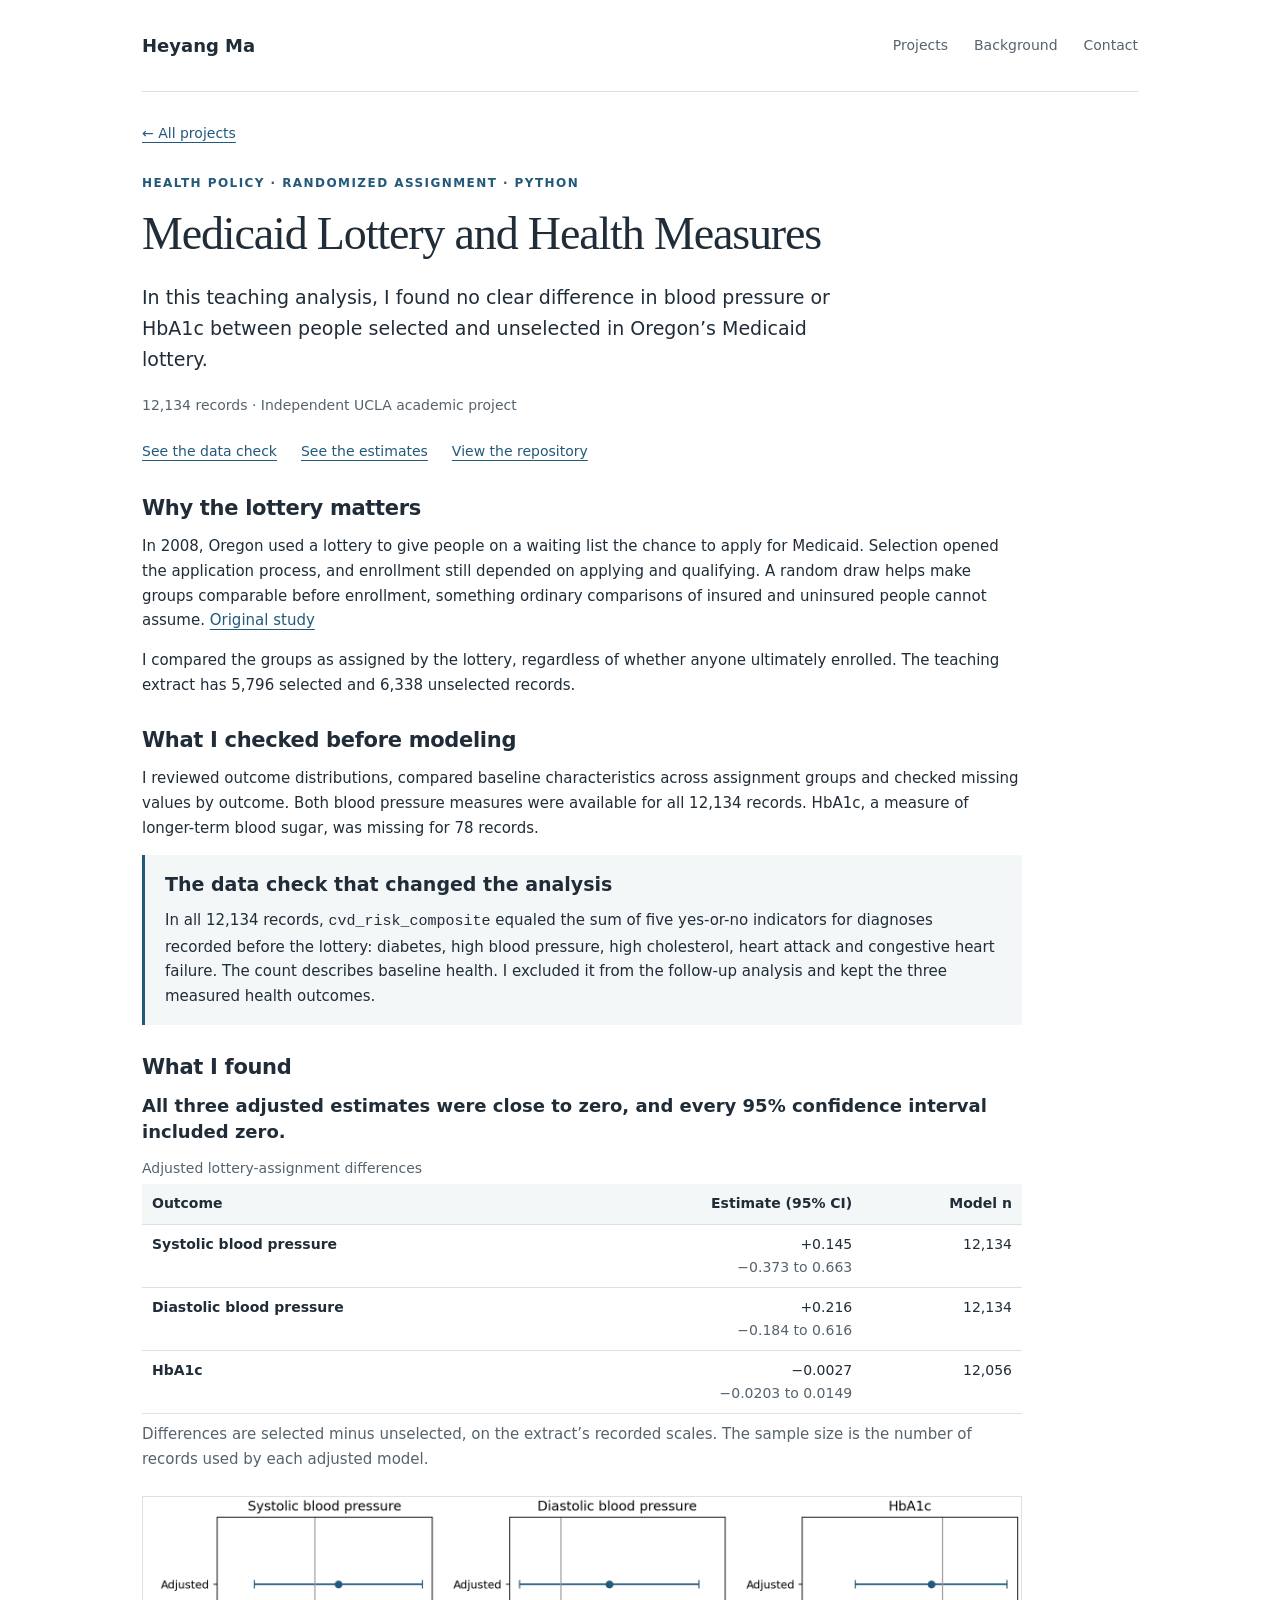
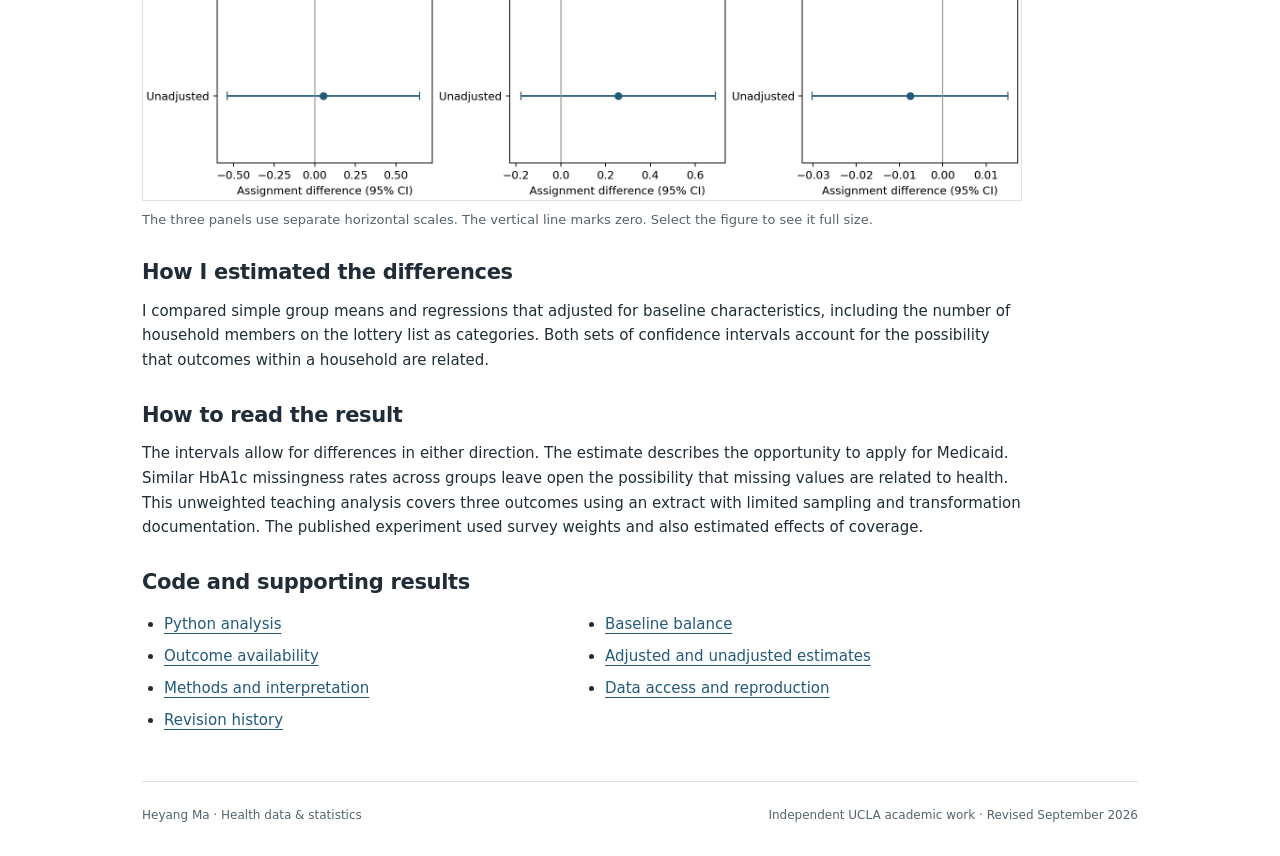
<file: projects/medicaid-lottery-analysis/index.html>
<!doctype html><html lang="en"><head><meta charset="utf-8"><meta name="viewport" content="width=device-width,initial-scale=1"><title>Medicaid Lottery and Health Measures | Heyang Ma</title><meta name="description" content="Health data and statistics projects by Heyang Ma"><link rel="stylesheet" href="../../assets/style.css"><link rel="stylesheet" href="../../assets/medicaid-case-study.css"><link rel="icon" href="../../assets/favicon.svg"></head><body><a class="skip" href="#main">Skip to content</a><div class="wrap"><header class="header"><a class="brand" href="../../index.html">Heyang Ma</a><nav class="nav" aria-label="Main navigation"><a href="../../index.html#projects">Projects</a><a href="../../index.html#background">Background</a><a href="../../index.html#contact">Contact</a></nav></header><main id="main"><a class="back" href="../../index.html#projects">← All projects</a>
<section class="detail-intro">
  <p class="eyebrow">Health policy · Randomized assignment · Python</p>
  <h1>Medicaid Lottery and Health Measures</h1>
  <p class="lede">In this teaching analysis, I found no clear difference in blood pressure or HbA1c between people selected and unselected in Oregon’s Medicaid lottery.</p>
  <p class="meta">12,134 records · Independent UCLA academic project</p>
  <div class="intro-links">
    <a href="#outcome-check">See the data check</a>
    <a href="#findings">See the estimates</a>
    <a href="https://github.com/666mhy666/medicaid-lottery-analysis">View the repository</a>
  </div>
</section>

<article class="prose medicaid-study">
  <h2>Why the lottery matters</h2>
  <p>In 2008, Oregon used a lottery to give people on a waiting list the chance to apply for Medicaid. Selection opened the application process, and enrollment still depended on applying and qualifying. A random draw helps make groups comparable before enrollment, something ordinary comparisons of insured and uninsured people cannot assume. <a href="https://economics.mit.edu/research/publications/oregon-experiment-effects-medicaid-clinical-outcomes">Original study</a></p>
  <p>I compared the groups as assigned by the lottery, regardless of whether anyone ultimately enrolled. The teaching extract has 5,796 selected and 6,338 unselected records.</p>

  <h2>What I checked before modeling</h2>
  <p>I reviewed outcome distributions, compared baseline characteristics across assignment groups and checked missing values by outcome. Both blood pressure measures were available for all 12,134 records. HbA1c, a measure of longer-term blood sugar, was missing for 78 records.</p>
  <section class="medicaid-decision" id="outcome-check" aria-labelledby="outcome-check-heading">
    <h3 id="outcome-check-heading">The data check that changed the analysis</h3>
    <p>In all 12,134 records, <code>cvd_risk_composite</code> equaled the sum of five yes-or-no indicators for diagnoses recorded before the lottery: diabetes, high blood pressure, high cholesterol, heart attack and congestive heart failure. The count describes baseline health. I excluded it from the follow-up analysis and kept the three measured health outcomes.</p>
  </section>

  <h2 id="findings">What I found</h2>
  <p class="medicaid-finding">All three adjusted estimates were close to zero, and every 95% confidence interval included zero.</p>
  <table class="medicaid-estimates"><caption>Adjusted lottery-assignment differences</caption><thead><tr><th scope="col">Outcome</th><th scope="col">Estimate (95% CI)</th><th scope="col">Model n</th></tr></thead><tbody><tr><th scope="row">Systolic blood pressure</th><td>+0.145<span class="medicaid-interval">−0.373 to 0.663</span></td><td>12,134</td></tr><tr><th scope="row">Diastolic blood pressure</th><td>+0.216<span class="medicaid-interval">−0.184 to 0.616</span></td><td>12,134</td></tr><tr><th scope="row">HbA1c</th><td>−0.0027<span class="medicaid-interval">−0.0203 to 0.0149</span></td><td>12,056</td></tr></tbody></table>
  <p class="small">Differences are selected minus unselected, on the extract’s recorded scales. The sample size is the number of records used by each adjusted model.</p>
  <figure class="medicaid-figure">
    <a href="results/assignment-effects.png"><img src="results/assignment-effects.png" alt="Unadjusted and adjusted estimates with 95% confidence intervals for systolic blood pressure, diastolic blood pressure and HbA1c. All intervals cross zero."></a>
    <figcaption class="small">The three panels use separate horizontal scales. The vertical line marks zero. Select the figure to see it full size.</figcaption>
  </figure>

  <h2>How I estimated the differences</h2>
  <p>I compared simple group means and regressions that adjusted for baseline characteristics, including the number of household members on the lottery list as categories. Both sets of confidence intervals account for the possibility that outcomes within a household are related.</p>

  <h2>How to read the result</h2>
  <p>The intervals allow for differences in either direction. The estimate describes the opportunity to apply for Medicaid. Similar HbA1c missingness rates across groups leave open the possibility that missing values are related to health. This unweighted teaching analysis covers three outcomes using an extract with limited sampling and transformation documentation. The published experiment used survey weights and also estimated effects of coverage.</p>

  <h2>Code and supporting results</h2>
  <ul class="medicaid-links">
    <li><a href="https://github.com/666mhy666/medicaid-lottery-analysis/blob/main/analysis.py">Python analysis</a></li>
    <li><a href="https://github.com/666mhy666/medicaid-lottery-analysis/blob/main/results/balance.csv">Baseline balance</a></li>
    <li><a href="https://github.com/666mhy666/medicaid-lottery-analysis/blob/main/results/missingness.csv">Outcome availability</a></li>
    <li><a href="https://github.com/666mhy666/medicaid-lottery-analysis/blob/main/results/estimates.csv">Adjusted and unadjusted estimates</a></li>
    <li><a href="https://github.com/666mhy666/medicaid-lottery-analysis/blob/main/REPORT.md">Methods and interpretation</a></li>
    <li><a href="https://github.com/666mhy666/medicaid-lottery-analysis/blob/main/DATA_ACCESS.md">Data access and reproduction</a></li>
    <li><a href="https://github.com/666mhy666/medicaid-lottery-analysis/blob/main/REVISION_NOTES.md">Revision history</a></li>
  </ul>
</article>
</main><footer class="footer"><span>Heyang Ma · Health data &amp; statistics</span><span>Independent UCLA academic work · Revised September 2026</span></footer></div></body></html>
</file>
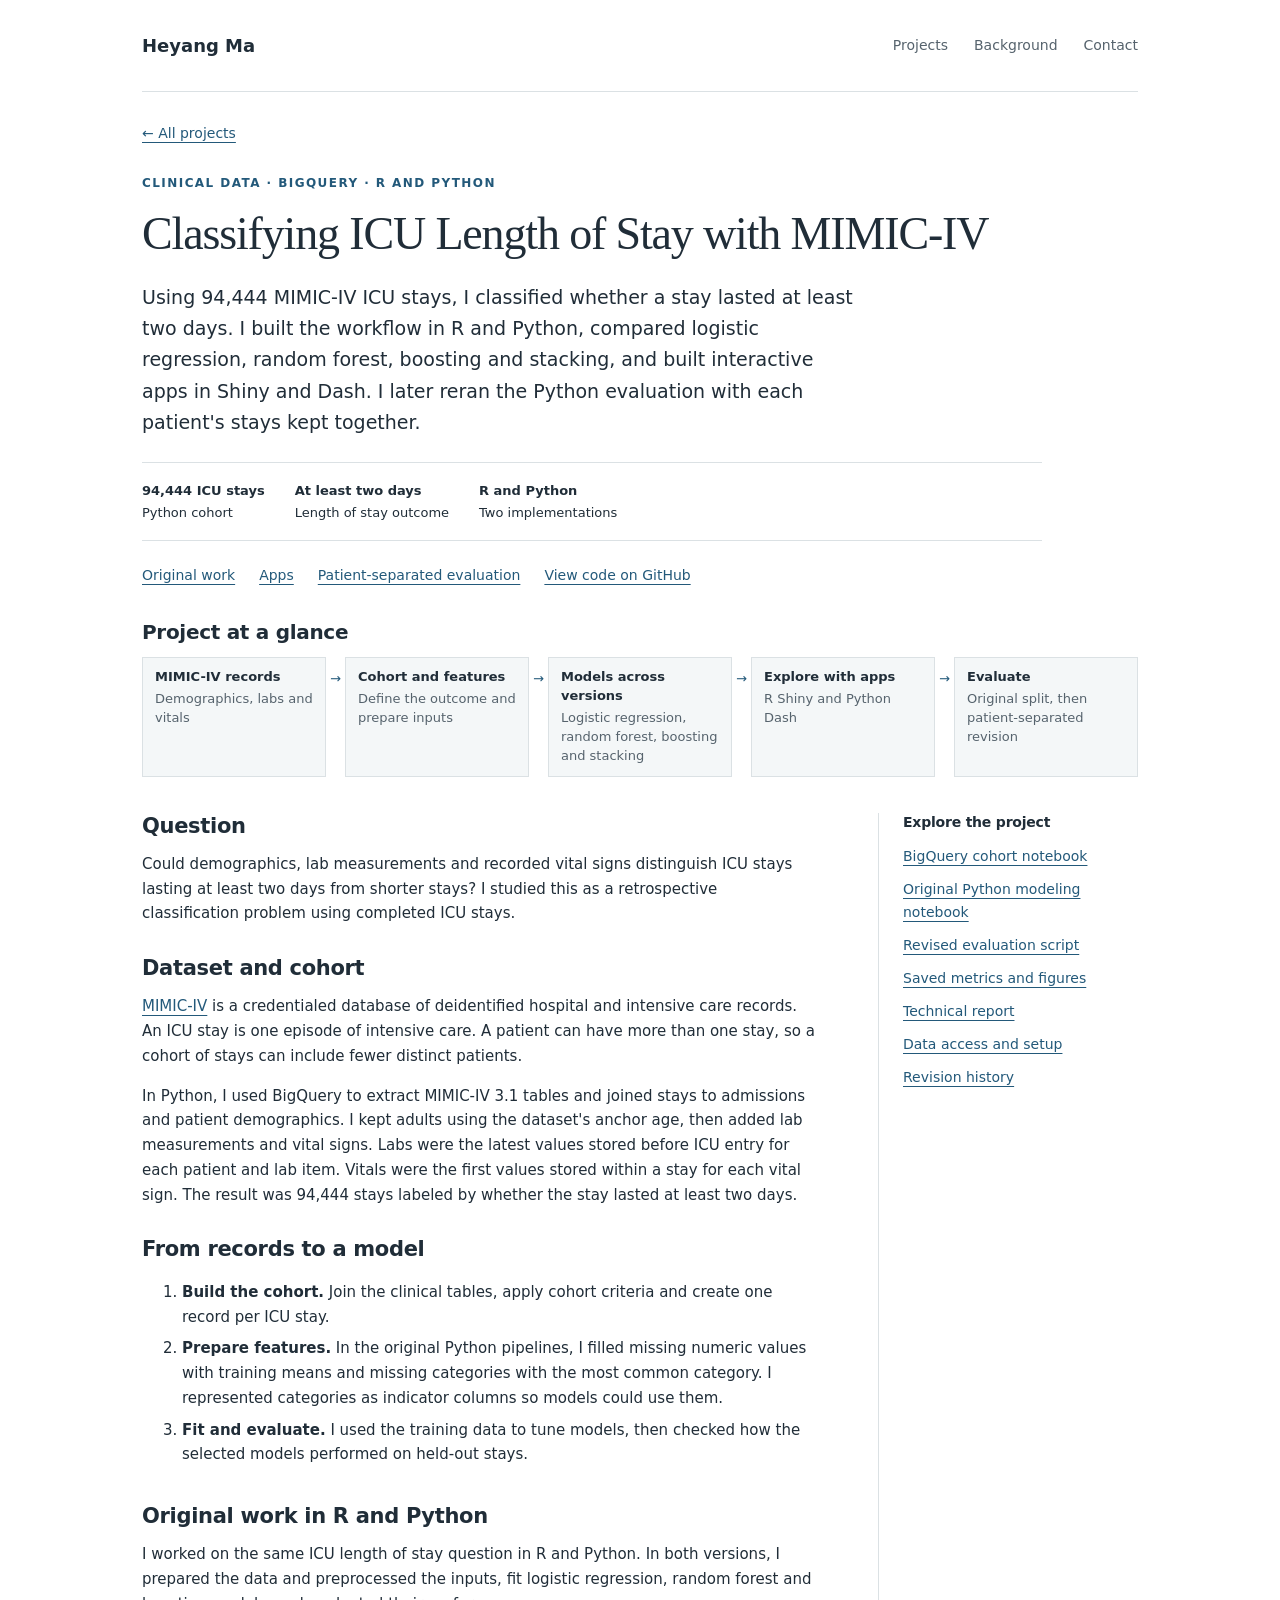
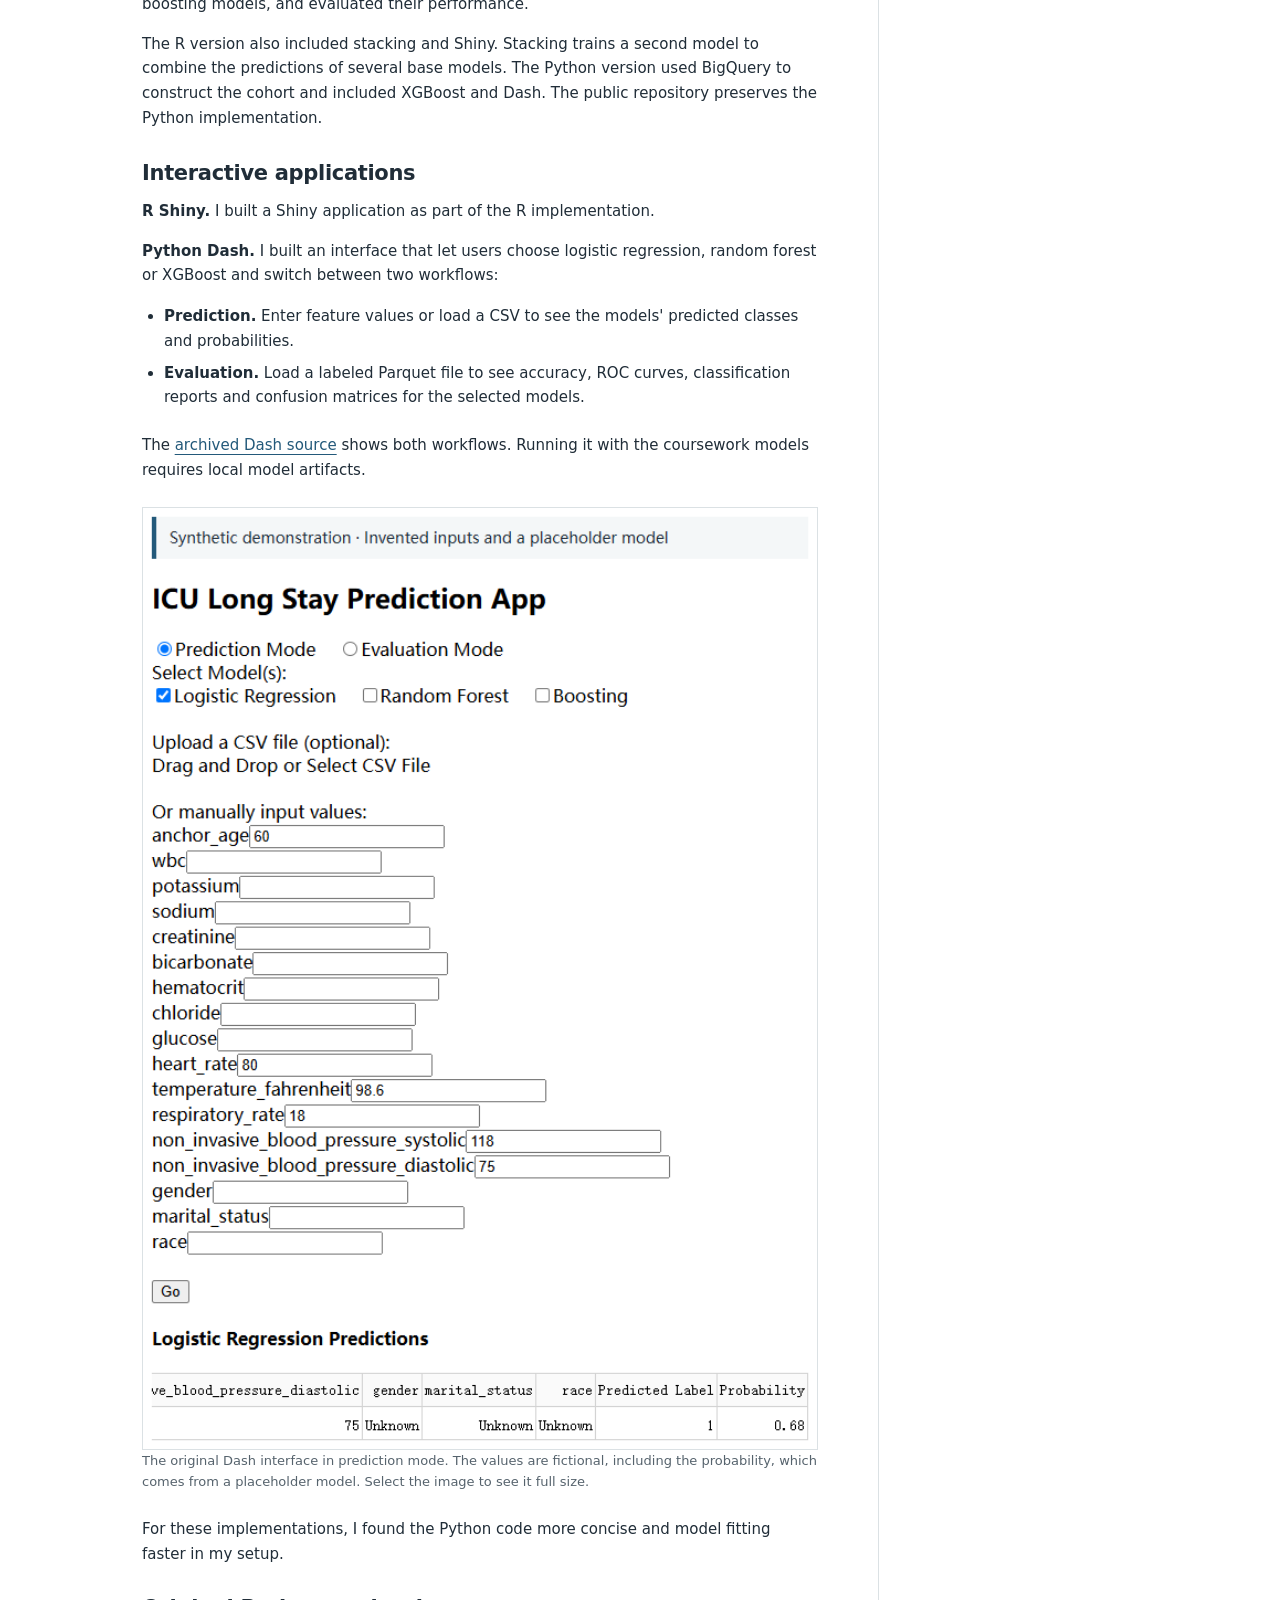
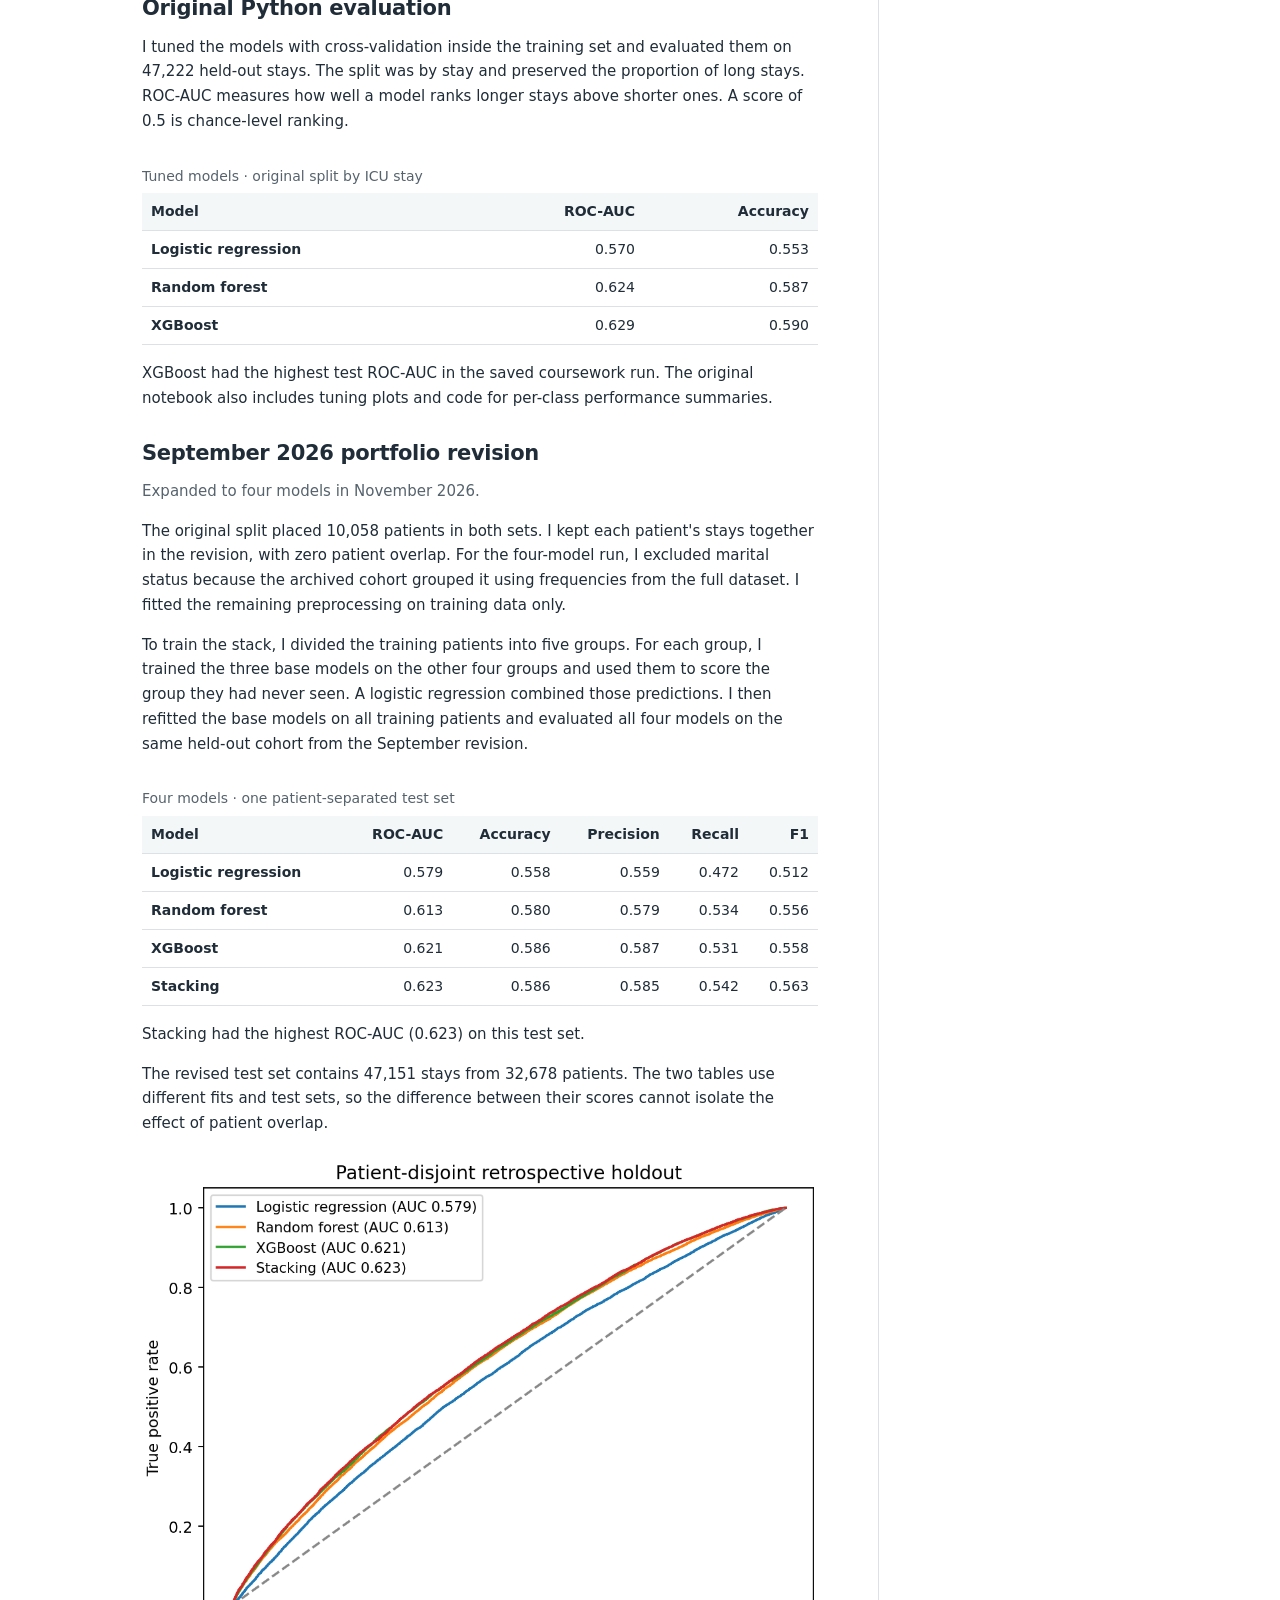
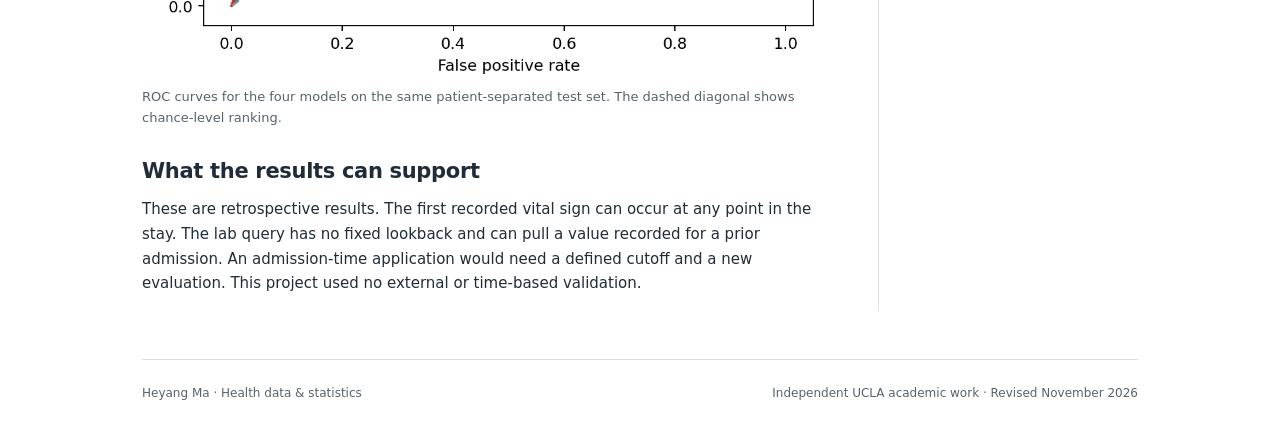
<file: projects/mimic-iv-icu-los/index.html>
<!doctype html><html lang="en"><head><meta charset="utf-8"><meta name="viewport" content="width=device-width,initial-scale=1"><title>Classifying ICU Length of Stay with MIMIC-IV | Heyang Ma</title><meta name="description" content="Health data and statistics projects by Heyang Ma"><link rel="stylesheet" href="../../assets/style.css"><link rel="stylesheet" href="../../assets/mimic-case-study.css"><link rel="icon" href="../../assets/favicon.svg"></head><body><a class="skip" href="#main">Skip to content</a><div class="wrap"><header class="header"><a class="brand" href="../../index.html">Heyang Ma</a><nav class="nav" aria-label="Main navigation"><a href="../../index.html#projects">Projects</a><a href="../../index.html#background">Background</a><a href="../../index.html#contact">Contact</a></nav></header><main id="main"><a class="back" href="../../index.html#projects">← All projects</a>
<section class="detail-intro">
  <p class="eyebrow">Clinical data · BigQuery · R and Python</p>
  <h1>Classifying ICU Length of Stay with MIMIC-IV</h1>
  <p class="lede">Using 94,444 MIMIC-IV ICU stays, I classified whether a stay lasted at least two days. I built the workflow in R and Python, compared logistic regression, random forest, boosting and stacking, and built interactive apps in Shiny and Dash. I later reran the Python evaluation with each patient's stays kept together.</p>
  <div class="facts">
    <div><strong>94,444 ICU stays</strong>Python cohort</div>
    <div><strong>At least two days</strong>Length of stay outcome</div>
    <div><strong>R and Python</strong>Two implementations</div>
  </div>
  <div class="intro-links">
    <a href="#coursework">Original work</a>
    <a href="#applications">Apps</a>
    <a href="#revision">Patient-separated evaluation</a>
    <a href="https://github.com/666mhy666/mimic-iv-icu-los">View code on GitHub</a>
  </div>
</section>
<section class="case-workflow" aria-labelledby="workflow-heading">
  <h2 id="workflow-heading">Project at a glance</h2>
  <ol>
    <li><strong>MIMIC-IV records</strong><span>Demographics, labs and vitals</span></li>
    <li><strong>Cohort and features</strong><span>Define the outcome and prepare inputs</span></li>
    <li><strong>Models across versions</strong><span>Logistic regression, random forest, boosting and stacking</span></li>
    <li><strong>Explore with apps</strong><span>R Shiny and Python Dash</span></li>
    <li><strong>Evaluate</strong><span>Original split, then patient-separated revision</span></li>
  </ol>
</section>
<div class="detail-layout">
  <article class="prose">
    <h2>Question</h2>
    <p>Could demographics, lab measurements and recorded vital signs distinguish ICU stays lasting at least two days from shorter stays? I studied this as a retrospective classification problem using completed ICU stays.</p>

    <h2>Dataset and cohort</h2>
    <p><a href="https://physionet.org/content/mimiciv/3.1/">MIMIC-IV</a> is a credentialed database of deidentified hospital and intensive care records. An ICU stay is one episode of intensive care. A patient can have more than one stay, so a cohort of stays can include fewer distinct patients.</p>
    <p>In Python, I used BigQuery to extract MIMIC-IV 3.1 tables and joined stays to admissions and patient demographics. I kept adults using the dataset's anchor age, then added lab measurements and vital signs. Labs were the latest values stored before ICU entry for each patient and lab item. Vitals were the first values stored within a stay for each vital sign. The result was 94,444 stays labeled by whether the stay lasted at least two days.</p>

    <h2>From records to a model</h2>
    <ol>
      <li><strong>Build the cohort.</strong> Join the clinical tables, apply cohort criteria and create one record per ICU stay.</li>
      <li><strong>Prepare features.</strong> In the original Python pipelines, I filled missing numeric values with training means and missing categories with the most common category. I represented categories as indicator columns so models could use them.</li>
      <li><strong>Fit and evaluate.</strong> I used the training data to tune models, then checked how the selected models performed on held-out stays.</li>
    </ol>

    <h2 id="coursework">Original work in R and Python</h2>
    <p>I worked on the same ICU length of stay question in R and Python. In both versions, I prepared the data and preprocessed the inputs, fit logistic regression, random forest and boosting models, and evaluated their performance.</p>
    <p>The R version also included stacking and Shiny. Stacking trains a second model to combine the predictions of several base models. The Python version used BigQuery to construct the cohort and included XGBoost and Dash. The public repository preserves the Python implementation.</p>

    <h2 id="applications">Interactive applications</h2>
    <p><strong>R Shiny.</strong> I built a Shiny application as part of the R implementation.</p>
    <p><strong>Python Dash.</strong> I built an interface that let users choose logistic regression, random forest or XGBoost and switch between two workflows:</p>
    <ul>
      <li><strong>Prediction.</strong> Enter feature values or load a CSV to see the models' predicted classes and probabilities.</li>
      <li><strong>Evaluation.</strong> Load a labeled Parquet file to see accuracy, ROC curves, classification reports and confusion matrices for the selected models.</li>
    </ul>
    <p>The <a href="https://github.com/666mhy666/mimic-iv-icu-los/blob/main/app/dash_course_app.py">archived Dash source</a> shows both workflows. Running it with the coursework models requires local model artifacts.</p>
    <figure class="case-app-preview">
      <a href="app/dash-synthetic-preview.png"><img src="app/dash-synthetic-detail.png" alt="Close-up of the original Dash prediction screen showing the model selector, fictional inputs and prediction output."></a>
      <figcaption class="small">The original Dash interface in prediction mode. The values are fictional, including the probability, which comes from a placeholder model. Select the image to see it full size.</figcaption>
    </figure>
    <p>For these implementations, I found the Python code more concise and model fitting faster in my setup.</p>

    <h2>Original Python evaluation</h2>
    <p>I tuned the models with cross-validation inside the training set and evaluated them on 47,222 held-out stays. The split was by stay and preserved the proportion of long stays. ROC-AUC measures how well a model ranks longer stays above shorter ones. A score of 0.5 is chance-level ranking.</p>
    <div class="case-table-scroll"><table class="case-metrics"><caption>Tuned models · original split by ICU stay</caption><thead><tr><th scope="col">Model</th><th scope="col">ROC-AUC</th><th scope="col">Accuracy</th></tr></thead><tbody><tr><th scope="row">Logistic regression</th><td>0.570</td><td>0.553</td></tr><tr><th scope="row">Random forest</th><td>0.624</td><td>0.587</td></tr><tr><th scope="row">XGBoost</th><td>0.629</td><td>0.590</td></tr></tbody></table></div>
    <p>XGBoost had the highest test ROC-AUC in the saved coursework run. The original notebook also includes tuning plots and code for per-class performance summaries.</p>

    <h2 id="revision">September 2026 portfolio revision</h2>
    <p class="small">Expanded to four models in November 2026.</p>
    <p>The original split placed 10,058 patients in both sets. I kept each patient's stays together in the revision, with zero patient overlap. For the four-model run, I excluded marital status because the archived cohort grouped it using frequencies from the full dataset. I fitted the remaining preprocessing on training data only.</p>
    <p>To train the stack, I divided the training patients into five groups. For each group, I trained the three base models on the other four groups and used them to score the group they had never seen. A logistic regression combined those predictions. I then refitted the base models on all training patients and evaluated all four models on the same held-out cohort from the September revision.</p>
    <div class="case-table-scroll"><table class="case-metrics"><caption>Four models · one patient-separated test set</caption><thead><tr><th scope="col">Model</th><th scope="col">ROC-AUC</th><th scope="col">Accuracy</th><th scope="col">Precision</th><th scope="col">Recall</th><th scope="col">F1</th></tr></thead><tbody><tr><th scope="row">Logistic regression</th><td>0.579</td><td>0.558</td><td>0.559</td><td>0.472</td><td>0.512</td></tr><tr><th scope="row">Random forest</th><td>0.613</td><td>0.580</td><td>0.579</td><td>0.534</td><td>0.556</td></tr><tr><th scope="row">XGBoost</th><td>0.621</td><td>0.586</td><td>0.587</td><td>0.531</td><td>0.558</td></tr><tr><th scope="row">Stacking</th><td>0.623</td><td>0.586</td><td>0.585</td><td>0.542</td><td>0.563</td></tr></tbody></table></div>
    <p>Stacking had the highest ROC-AUC (0.623) on this test set.</p>
    <p>The revised test set contains 47,151 stays from 32,678 patients. The two tables use different fits and test sets, so the difference between their scores cannot isolate the effect of patient overlap.</p>
    <figure>
      <img src="results/grouped-holdout-roc.png" alt="ROC curves for logistic regression, random forest, XGBoost and stacking on the shared patient-separated test set." style="width:100%;height:auto">
      <figcaption class="small">ROC curves for the four models on the same patient-separated test set. The dashed diagonal shows chance-level ranking.</figcaption>
    </figure>

    <h2>What the results can support</h2>
    <p>These are retrospective results. The first recorded vital sign can occur at any point in the stay. The lab query has no fixed lookback and can pull a value recorded for a prior admission. An admission-time application would need a defined cutoff and a new evaluation. This project used no external or time-based validation.</p>
  </article>
  <aside class="aside">
    <h2>Explore the project</h2>
    <ul>
      <li><a href="https://github.com/666mhy666/mimic-iv-icu-los/blob/main/cohort-extraction.ipynb">BigQuery cohort notebook</a></li>
      <li><a href="https://github.com/666mhy666/mimic-iv-icu-los/blob/main/notebooks/course-modeling.ipynb">Original Python modeling notebook</a></li>
      <li><a href="https://github.com/666mhy666/mimic-iv-icu-los/blob/main/train.py">Revised evaluation script</a></li>
      <li><a href="https://github.com/666mhy666/mimic-iv-icu-los/tree/main/results">Saved metrics and figures</a></li>
      <li><a href="https://github.com/666mhy666/mimic-iv-icu-los/blob/main/REPORT.md">Technical report</a></li>
      <li><a href="https://github.com/666mhy666/mimic-iv-icu-los/blob/main/DATA_ACCESS.md">Data access and setup</a></li>
      <li><a href="https://github.com/666mhy666/mimic-iv-icu-los/blob/main/REVISION_NOTES.md">Revision history</a></li>
    </ul>
  </aside>
</div>
</main><footer class="footer"><span>Heyang Ma · Health data &amp; statistics</span><span>Independent UCLA academic work · Revised November 2026</span></footer></div></body></html>
</file>
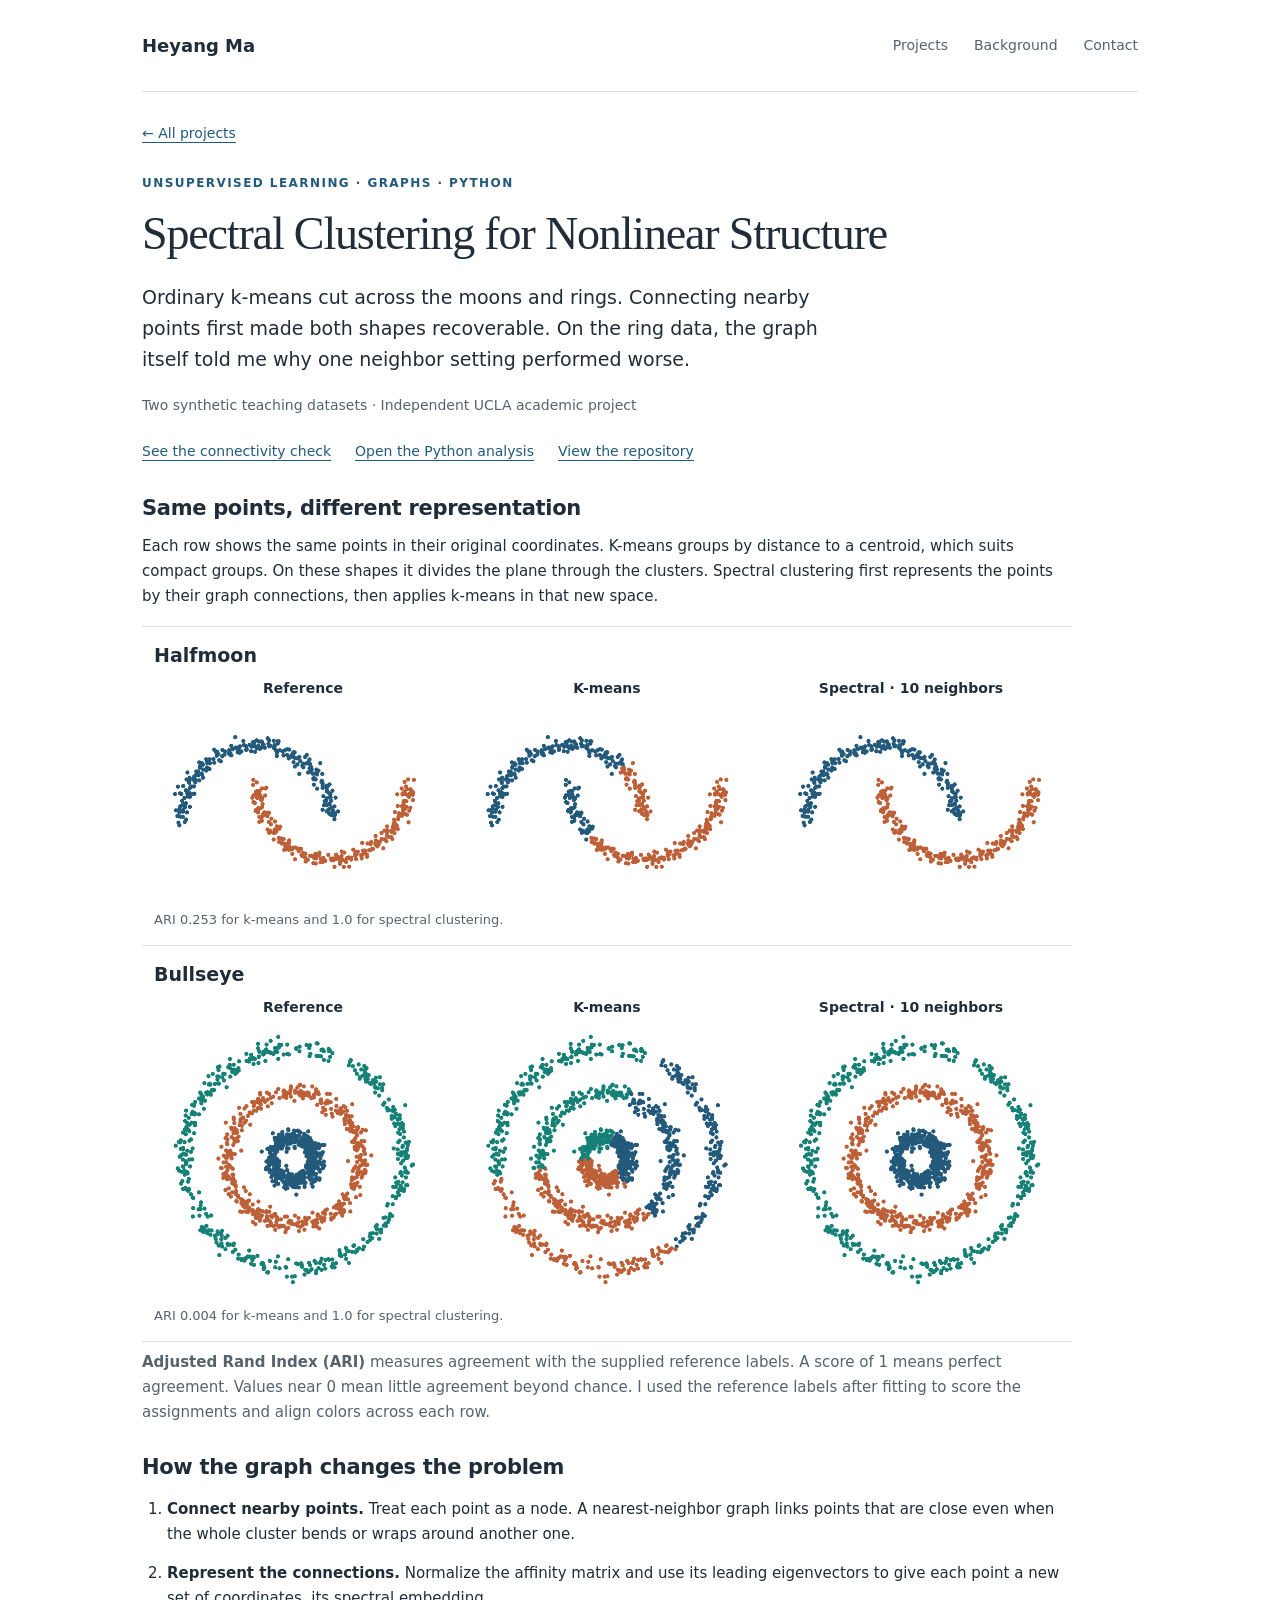
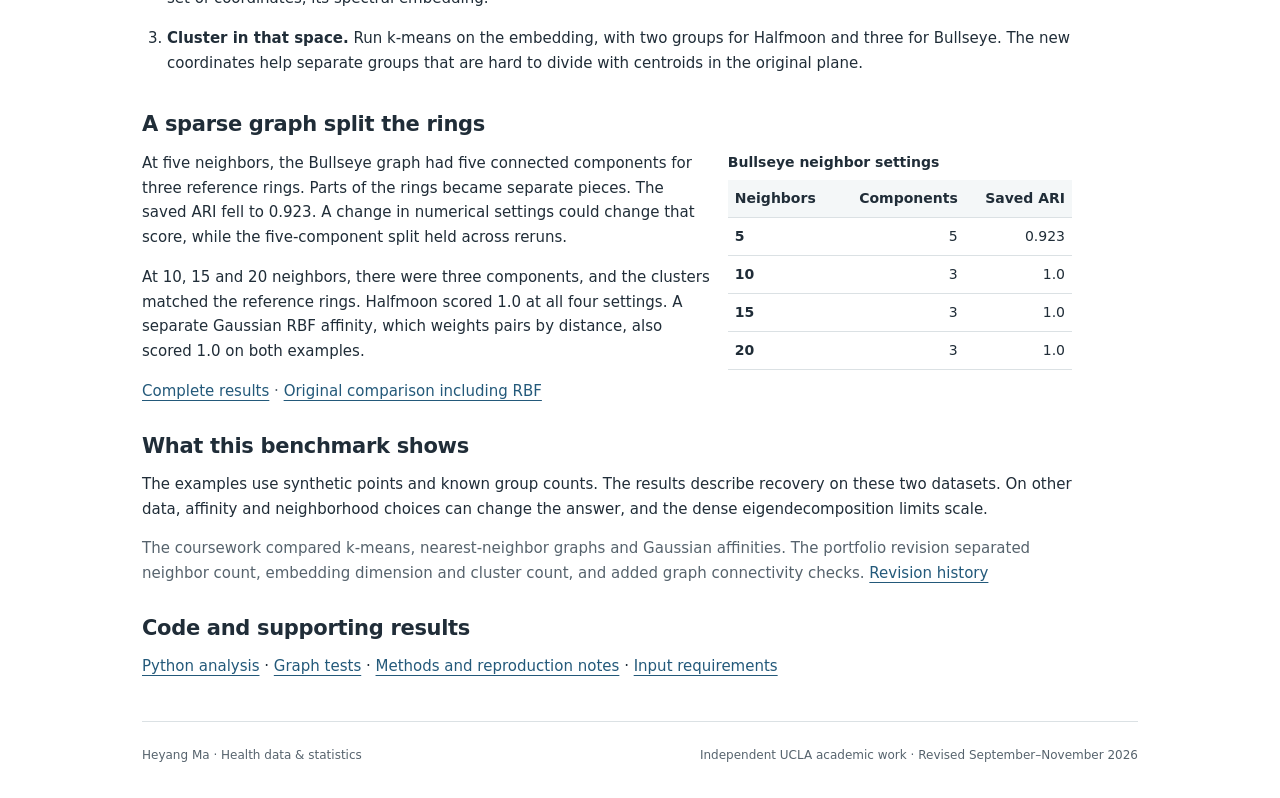
<file: projects/spectral-clustering/index.html>
<!doctype html><html lang="en"><head><meta charset="utf-8"><meta name="viewport" content="width=device-width,initial-scale=1"><title>Spectral Clustering for Nonlinear Structure | Heyang Ma</title><meta name="description" content="Health data and statistics projects by Heyang Ma"><link rel="stylesheet" href="../../assets/style.css"><link rel="stylesheet" href="../../assets/spectral-case-study.css"><link rel="icon" href="../../assets/favicon.svg"></head><body><a class="skip" href="#main">Skip to content</a><div class="wrap"><header class="header"><a class="brand" href="../../index.html">Heyang Ma</a><nav class="nav" aria-label="Main navigation"><a href="../../index.html#projects">Projects</a><a href="../../index.html#background">Background</a><a href="../../index.html#contact">Contact</a></nav></header><main id="main"><a class="back" href="../../index.html#projects">← All projects</a>
<section class="detail-intro">
  <p class="eyebrow">Unsupervised learning · Graphs · Python</p>
  <h1>Spectral Clustering for Nonlinear Structure</h1>
  <p class="lede">Ordinary k-means cut across the moons and rings. Connecting nearby points first made both shapes recoverable. On the ring data, the graph itself told me why one neighbor setting performed worse.</p>
  <p class="meta">Two synthetic teaching datasets · Independent UCLA academic project</p>
  <div class="intro-links">
    <a href="#connectivity">See the connectivity check</a>
    <a href="https://github.com/666mhy666/spectral-clustering/blob/main/analysis.py">Open the Python analysis</a>
    <a href="https://github.com/666mhy666/spectral-clustering">View the repository</a>
  </div>
</section>

<article class="prose spectral-study">
  <h2>Same points, different representation</h2>
  <p>Each row shows the same points in their original coordinates. K-means groups by distance to a centroid, which suits compact groups. On these shapes it divides the plane through the clusters. Spectral clustering first represents the points by their graph connections, then applies k-means in that new space.</p>
  <div class="spectral-gallery">
    <figure>
      <h3>Halfmoon</h3>
      <div class="spectral-panel-labels"><span>Reference</span><span>K-means</span><span>Spectral · 10 neighbors</span></div>
      <a href="results/halfmoon-assignments.png"><img src="results/halfmoon-assignments.png" alt="Two interleaved moons. The middle k-means panel cuts across the arcs, while spectral clustering recovers the two reference shapes."></a>
      <figcaption>ARI 0.253 for k-means and 1.0 for spectral clustering.</figcaption>
    </figure>
    <figure>
      <h3>Bullseye</h3>
      <div class="spectral-panel-labels"><span>Reference</span><span>K-means</span><span>Spectral · 10 neighbors</span></div>
      <a href="results/bullseye-assignments.png"><img src="results/bullseye-assignments.png" alt="Three concentric rings. The middle k-means panel groups points in wedges, while spectral clustering recovers the three rings."></a>
      <figcaption>ARI 0.004 for k-means and 1.0 for spectral clustering.</figcaption>
    </figure>
  </div>
  <p class="small"><strong>Adjusted Rand Index (ARI)</strong> measures agreement with the supplied reference labels. A score of 1 means perfect agreement. Values near 0 mean little agreement beyond chance. I used the reference labels after fitting to score the assignments and align colors across each row.</p>

  <h2>How the graph changes the problem</h2>
  <ol class="spectral-steps">
    <li><strong>Connect nearby points.</strong> Treat each point as a node. A nearest-neighbor graph links points that are close even when the whole cluster bends or wraps around another one.</li>
    <li><strong>Represent the connections.</strong> Normalize the affinity matrix and use its leading eigenvectors to give each point a new set of coordinates, its spectral embedding.</li>
    <li><strong>Cluster in that space.</strong> Run k-means on the embedding, with two groups for Halfmoon and three for Bullseye. The new coordinates help separate groups that are hard to divide with centroids in the original plane.</li>
  </ol>

  <h2 id="connectivity">A sparse graph split the rings</h2>
  <div class="spectral-connectivity">
    <div>
      <p>At five neighbors, the Bullseye graph had five connected components for three reference rings. Parts of the rings became separate pieces. The saved ARI fell to 0.923. A change in numerical settings could change that score, while the five-component split held across reruns.</p>
      <p>At 10, 15 and 20 neighbors, there were three components, and the clusters matched the reference rings. Halfmoon scored 1.0 at all four settings. A separate Gaussian RBF affinity, which weights pairs by distance, also scored 1.0 on both examples.</p>
    </div>
    <table class="spectral-neighbors"><caption>Bullseye neighbor settings</caption><thead><tr><th scope="col">Neighbors</th><th scope="col">Components</th><th scope="col">Saved ARI</th></tr></thead><tbody><tr><th scope="row">5</th><td>5</td><td>0.923</td></tr><tr><th scope="row">10</th><td>3</td><td>1.0</td></tr><tr><th scope="row">15</th><td>3</td><td>1.0</td></tr><tr><th scope="row">20</th><td>3</td><td>1.0</td></tr></tbody></table>
  </div>
  <p class="small"><a href="https://github.com/666mhy666/spectral-clustering/blob/main/results/clustering-comparison.csv">Complete results</a> · <a href="results/clustering-comparison.png">Original comparison including RBF</a></p>

  <h2>What this benchmark shows</h2>
  <p>The examples use synthetic points and known group counts. The results describe recovery on these two datasets. On other data, affinity and neighborhood choices can change the answer, and the dense eigendecomposition limits scale.</p>
  <p class="small">The coursework compared k-means, nearest-neighbor graphs and Gaussian affinities. The portfolio revision separated neighbor count, embedding dimension and cluster count, and added graph connectivity checks. <a href="https://github.com/666mhy666/spectral-clustering/blob/main/REVISION_NOTES.md">Revision history</a></p>

  <h2>Code and supporting results</h2>
  <p><a href="https://github.com/666mhy666/spectral-clustering/blob/main/analysis.py">Python analysis</a> · <a href="https://github.com/666mhy666/spectral-clustering/blob/main/test_analysis.py">Graph tests</a> · <a href="https://github.com/666mhy666/spectral-clustering/blob/main/REPORT.md">Methods and reproduction notes</a> · <a href="https://github.com/666mhy666/spectral-clustering/blob/main/DATA_ACCESS.md">Input requirements</a></p>
</article>
</main><footer class="footer"><span>Heyang Ma · Health data &amp; statistics</span><span>Independent UCLA academic work · Revised September–November 2026</span></footer></div></body></html>
</file>
<file: assets/style.css>
:root{--ink:#202d38;--muted:#56636d;--blue:#23597a;--line:#dbe1e4;--paper:#fff;--tint:#f4f7f8;--max:1060px}
*{box-sizing:border-box}html{scroll-behavior:smooth;scroll-padding-top:24px}body{margin:0;background:var(--paper);color:var(--ink);font-family:system-ui,-apple-system,BlinkMacSystemFont,"Segoe UI",sans-serif;font-size:16px;line-height:1.65}a{color:var(--blue);text-underline-offset:4px}a:hover{text-decoration-thickness:2px}a:focus-visible{outline:3px solid #be7d20;outline-offset:5px;border-radius:2px}.wrap{max-width:var(--max);margin:auto;padding:0 32px}.skip{position:absolute;left:24px;top:-100px;background:#fff;padding:12px;z-index:3}.skip:focus{top:12px}.header{display:flex;justify-content:space-between;align-items:center;gap:24px;min-height:92px;border-bottom:1px solid var(--line)}.brand{font-weight:650;color:var(--ink);text-decoration:none;font-size:18px}.nav{display:flex;gap:26px;flex-wrap:wrap;font-size:14px}.nav a{color:var(--muted);text-decoration:none}.nav a:hover{text-decoration:underline}.intro{padding:58px 0 45px;max-width:780px}.eyebrow{font-size:12px;font-weight:650;letter-spacing:.12em;text-transform:uppercase;color:var(--blue);margin:0 0 14px}h1,h2,h3,p{margin-top:0}h1{font-family:Georgia,"Times New Roman",serif;font-size:clamp(36px,5vw,54px);font-weight:400;line-height:1.12;letter-spacing:-.025em;margin-bottom:22px}h2{font-size:24px;line-height:1.3;font-weight:600;letter-spacing:-.015em}h3{font-size:19px;line-height:1.4;font-weight:600;margin-bottom:10px}.lede{font-size:19px;line-height:1.65;max-width:720px;margin-bottom:18px}.meta{font-size:14px;color:var(--muted);margin-bottom:0}.intro-links{display:flex;gap:24px;margin-top:23px;font-size:14px}.section{padding:38px 0;border-top:1px solid var(--line)}.section-head{display:flex;align-items:baseline;justify-content:space-between;gap:18px;margin-bottom:9px}.section-head p{font-size:13px;color:var(--muted)}.projects{list-style:none;padding:0;margin:0}.project{display:grid;grid-template-columns:34px 1fr 176px;gap:18px;padding:25px 0;border-top:1px solid var(--line)}.project:first-child{border-top:0}.number{color:var(--muted);font-size:13px;padding-top:5px;font-variant-numeric:tabular-nums}.project h3 a{color:var(--ink);text-decoration:none}.project h3 a:hover{color:var(--blue);text-decoration:underline}.project p{font-size:15px;line-height:1.65;margin:0 0 9px}.method{font-size:12px!important;color:var(--muted)}.project-side{text-align:right;font-size:13px;align-self:center}.project-side strong{font-weight:550;display:block;margin-bottom:12px}.project-side a{white-space:nowrap}.two-col{display:grid;grid-template-columns:1fr 1fr;gap:60px}.two-col p{font-size:15px}.label{font-weight:600;margin-bottom:4px}.small{font-size:13px;color:var(--muted)}.availability{background:var(--tint);border-left:3px solid #8ca8b9;padding:16px 20px;font-size:14px;color:#47545d;margin:24px 0}.footer{border-top:1px solid var(--line);padding:24px 0 32px;display:flex;justify-content:space-between;gap:24px;font-size:12px;color:var(--muted)}.back{display:inline-block;margin-top:30px;font-size:14px}.detail-intro{padding:28px 0 32px;max-width:900px}.detail-intro h1{font-size:clamp(32px,4.5vw,46px)}.facts{display:flex;gap:30px;flex-wrap:wrap;border-block:1px solid var(--line);padding:17px 0;margin-top:24px;font-size:13px}.facts strong{display:block;font-weight:600}.detail-layout{display:grid;grid-template-columns:minmax(0,2.6fr) minmax(190px,1fr);gap:60px;margin-bottom:48px}.prose h2{font-size:21px;margin:29px 0 12px}.prose h2:first-child{margin-top:0}.prose p,.prose li{font-size:15px}.prose ul{padding-left:22px}.prose li{padding-bottom:7px}.aside{border-left:1px solid var(--line);padding-left:24px}.aside h2{font-size:14px}.aside ul{list-style:none;padding:0;font-size:14px}.aside li{margin:10px 0}.aside .note{font-size:13px;color:var(--muted);margin-top:24px}.contact p{margin-bottom:10px}
@media(max-width:720px){.wrap{padding:0 22px}.header{min-height:80px;gap:16px}.nav{gap:15px;font-size:13px}.intro{padding:40px 0 32px}.lede{font-size:17px}.project{grid-template-columns:24px 1fr;gap:10px;padding:23px 0}.project-side{grid-column:2;text-align:left;display:flex;gap:18px;align-items:center;font-size:12px}.project-side strong{margin:0}.section-head{display:block}.section-head p{margin-top:-4px}.two-col{grid-template-columns:1fr;gap:20px}.detail-layout{grid-template-columns:1fr;gap:25px}.aside{border-left:0;border-top:1px solid var(--line);padding:24px 0 0}.footer{flex-direction:column;gap:5px}.facts{gap:20px}.intro-links{flex-wrap:wrap}.section{padding:30px 0}}
@media(prefers-reduced-motion:reduce){html{scroll-behavior:auto}}@media print{.nav,.skip,.back,.intro-links{display:none}body{font-size:11pt}.wrap{max-width:none;padding:0}a{color:inherit}.section,.project{break-inside:avoid}.intro{padding:20px 0}.detail-layout{display:block}.aside{border:0;padding:0}.footer{margin-top:20px}}
pre{overflow-x:auto;background:var(--tint);padding:16px;font-size:13px}figure{margin:24px 0}.prose,.aside{min-width:0}.aside a{overflow-wrap:anywhere}
</file>
<file: assets/bayesian-case-study.css>
.ldl-study { max-width: 960px; margin: 0 0 42px; }

.ldl-probabilities {
  display: grid;
  grid-template-columns: repeat(2, minmax(0, 1fr));
  gap: 18px;
  margin-bottom: 26px;
}

.ldl-probabilities section {
  background: var(--tint);
  border-top: 3px solid var(--blue);
  padding: 14px 16px;
}

.ldl-probabilities h3 { margin: 0 0 6px; font-size: 17px; }
.ldl-probabilities p { margin-bottom: 0; }

.ldl-results {
  display: grid;
  grid-template-columns: minmax(0, 1.6fr) minmax(0, 1fr);
  gap: 20px;
  align-items: start;
  margin-bottom: 14px;
}

.ldl-results figure { margin: 0; }
.ldl-results img {
  display: block;
  width: 100%;
  height: auto;
  border: 1px solid var(--line);
  margin-bottom: 8px;
}

.ldl-sizes {
  width: 100%;
  border-collapse: collapse;
  font-size: 14px;
  font-variant-numeric: tabular-nums;
  margin-bottom: 8px;
}

.ldl-sizes caption { text-align: left; padding-bottom: 6px; font-weight: 650; }
.ldl-sizes thead { background: var(--tint); }
.ldl-sizes :is(th, td) { padding: 7px; border-bottom: 1px solid var(--line); text-align: right; }
.ldl-sizes th:first-child { text-align: left; }

.ldl-checks { margin: 0; }
.ldl-checks div { padding: 10px 0; border-top: 1px solid var(--line); }
.ldl-checks dt { font-weight: 650; }
.ldl-checks dd { margin: 3px 0 0; }

@media (max-width: 720px) {
  .ldl-probabilities, .ldl-results { grid-template-columns: minmax(0, 1fr); gap: 12px; }
}
</file>
<file: assets/glaucoma-case-study.css>
.gcc-study { max-width: 930px; margin: 0 0 42px; }

.gcc-lead {
  display: grid;
  grid-template-columns: minmax(0, 1.75fr) minmax(0, 1fr);
  gap: 26px;
  align-items: start;
  margin-bottom: 22px;
}

.gcc-lead figure { margin: 0; }
.gcc-lead h2 { margin-top: 0; }

.gcc-lead img {
  display: block;
  width: 100%;
  height: auto;
  border: 1px solid var(--line);
  margin-bottom: 8px;
}

.gcc-timing {
  border-top: 1px solid var(--line);
  padding-top: 4px;
}

.gcc-model-steps { margin: 0 0 12px; }

.gcc-model-steps > div {
  display: grid;
  grid-template-columns: minmax(0, 1fr) minmax(0, 3fr);
  gap: 14px;
  border-top: 1px solid var(--line);
  padding: 11px 0;
}

.gcc-model-steps dt { font-weight: 650; margin: 0; }
.gcc-model-steps dd { margin: 0; }

.gcc-secondary {
  display: grid;
  grid-template-columns: repeat(2, minmax(0, 1fr));
  gap: 20px;
}

.gcc-secondary section { background: var(--tint); padding: 12px 16px; }
.gcc-secondary h3 { margin: 0 0 6px; }
.gcc-secondary p:last-child { margin-bottom: 0; }

@media (max-width: 720px) {
  .gcc-lead, .gcc-secondary { grid-template-columns: 1fr; }
  .gcc-lead { gap: 12px; }
  .gcc-model-steps > div { grid-template-columns: 1fr; gap: 4px; }
}
</file>
<file: assets/image-representation-case-study.css>
.representation-study { max-width: 940px; margin: 0 0 42px; }

.representation-methods, .representation-split {
  display: grid;
  grid-template-columns: repeat(3, minmax(0, 1fr));
  gap: 12px;
  margin: 0 0 24px;
}

.representation-methods section {
  background: var(--tint);
  border-top: 3px solid var(--blue);
  padding: 12px 14px;
}

.representation-methods h3, .representation-experiments h3 { margin: 0 0 6px; }
.representation-methods p { font-size: 15px; }
.representation-methods ol { padding: 0; display: grid; gap: 4px; margin: 0; list-style: none; }
.representation-methods li { background: white; border: 1px solid var(--line); padding: 4px 8px; font-size: 13px; }
.representation-methods li + li::before { content: "↓"; margin-right: 7px; color: var(--blue); }
.representation-methods small { color: var(--muted); margin-left: 16px; }

.representation-course, .representation-results, .representation-validation, .representation-experiments {
  display: grid;
  grid-template-columns: repeat(2, minmax(0, 1fr));
  align-items: start;
  gap: 18px;
  margin-bottom: 18px;
}

.representation-study figure { margin: 0; }
.representation-study figure img {
  display: block;
  width: 100%;
  height: auto;
  border: 1px solid var(--line);
  margin-bottom: 6px;
}

.representation-experiments section { border-top: 1px solid var(--line); padding-top: 10px; }
.representation-experiments p { margin-bottom: 0; }
.representation-split div { background: var(--tint); padding: 8px 12px; }
.representation-split dt { font-size: 13px; color: var(--muted); }
.representation-split dd { font-size: 19px; font-weight: 650; margin: 0; font-variant-numeric: tabular-nums; }

.representation-results { grid-template-columns: minmax(0, 1.15fr) minmax(0, 1fr); }
.representation-mse {
  width: 100%;
  border-collapse: collapse;
  margin-bottom: 12px;
  font-size: 14px;
  font-variant-numeric: tabular-nums;
}

.representation-mse caption { text-align: left; font-weight: 650; padding-bottom: 5px; }
.representation-mse thead { background: var(--tint); }
.representation-mse :is(th, td) { text-align: left; padding: 6px 9px; border-bottom: 1px solid var(--line); }
.representation-mse :is(th, td):last-child { text-align: right; }
.representation-validation { padding-top: 12px; border-top: 1px solid var(--line); }
.representation-validation h3 { margin-top: 0; }

@media (max-width: 720px) {
  .representation-methods, .representation-course, .representation-results,
  .representation-validation, .representation-experiments { grid-template-columns: minmax(0, 1fr); gap: 10px; }
  .representation-split { gap: 6px; }
  .representation-split div { padding-inline: 8px; }
}
</file>
<file: assets/depression-case-study.css>
.depression-study {
  max-width: 880px;
  margin: 0 0 42px;
}

.depression-evidence {
  display: grid;
  grid-template-columns: minmax(0, 1.2fr) minmax(0, 1fr);
  align-items: start;
  gap: 24px;
  margin: 0 0 25px;
}

.depression-evidence figure {
  margin: 0;
}

.depression-evidence img {
  display: block;
  width: 100%;
  height: auto;
  border: 1px solid var(--line);
  margin-bottom: 8px;
}

.depression-result {
  padding: 16px 18px;
  background: var(--tint);
  border-left: 3px solid var(--blue);
}

.depression-study .depression-finding {
  margin-bottom: 16px;
  font-size: 18px;
  font-weight: 600;
  line-height: 1.45;
}

.depression-statistics {
  margin: 0 0 12px;
  padding-top: 10px;
  border-top: 1px solid var(--line);
  font-size: 13px;
}

.depression-statistics div {
  display: flex;
  flex-wrap: wrap;
  gap: 0 10px;
  justify-content: space-between;
}

.depression-statistics dd {
  margin: 0;
  font-variant-numeric: tabular-nums;
}

.depression-result p:last-child {
  margin-bottom: 0;
}

.depression-links {
  display: grid;
  grid-template-columns: repeat(2, minmax(0, 1fr));
  gap: 0 24px;
}

@media (max-width: 720px) {
  .depression-evidence,
  .depression-links {
    grid-template-columns: 1fr;
  }
}
</file>
<file: assets/maternal-smoking-case-study.css>
.smoking-study {
  max-width: 860px;
  margin: 0 0 40px;
}

.smoking-dag-view {
  overflow-x: auto;
  border: 1px solid var(--line);
  margin-bottom: 8px;
}

.smoking-dag-view a { display: block; }
.smoking-dag-view img { display: block; width: 100%; height: auto; }
.smoking-dag-hint { display: none; }

.smoking-dag figure,
.smoking-estimates {
  margin: 0 0 20px;
}

.smoking-estimates img {
  display: block;
  width: 100%;
  height: auto;
  border: 1px solid var(--line);
  margin-bottom: 8px;
}

.smoking-overlap {
  padding: 14px 18px;
  border-left: 3px solid var(--blue);
  background: var(--tint);
  margin: 0 0 24px;
}

.smoking-study h3 { margin: 12px 0 6px; }
.smoking-overlap h3 { margin-top: 0; }
.smoking-overlap p { margin-bottom: 0; }

.smoking-models {
  width: 100%;
  max-width: 600px;
  border-collapse: collapse;
  margin-bottom: 18px;
  font-size: 14px;
  font-variant-numeric: tabular-nums;
}

.smoking-models caption {
  text-align: left;
  color: var(--muted);
  padding-bottom: 4px;
}

.smoking-models thead { background: var(--tint); }
.smoking-models th,
.smoking-models td {
  padding: 8px 10px;
  border-bottom: 1px solid var(--line);
  text-align: left;
}

.smoking-models td { white-space: nowrap; }
.smoking-code { border-top: 1px solid var(--line); padding-top: 14px; }

@media (max-width: 720px) {
  .smoking-dag-view a { min-width: 680px; }
  .smoking-dag-hint { display: inline; }
  .smoking-models th, .smoking-models td { padding: 6px; }
}
</file>
<file: assets/medicaid-case-study.css>
.medicaid-study {
  max-width: 880px;
  margin: 0 0 42px;
}

.medicaid-decision {
  background: var(--tint);
  border-left: 3px solid var(--blue);
  padding: 16px 20px;
}

.medicaid-decision p {
  margin-bottom: 0;
}

.medicaid-study .medicaid-finding {
  font-size: 18px;
  font-weight: 600;
  line-height: 1.45;
  margin-bottom: 12px;
}

.medicaid-estimates {
  border-collapse: collapse;
  width: 100%;
  margin: 0 0 8px;
  font-size: 14px;
  font-variant-numeric: tabular-nums;
}

.medicaid-estimates caption {
  text-align: left;
  padding-bottom: 4px;
  color: var(--muted);
}

.medicaid-estimates thead {
  background: var(--tint);
}

.medicaid-estimates th,
.medicaid-estimates td {
  padding: 8px 10px;
  border-bottom: 1px solid var(--line);
  text-align: right;
  vertical-align: top;
}

.medicaid-estimates th:first-child {
  text-align: left;
}

.medicaid-interval {
  display: block;
  color: var(--muted);
  white-space: nowrap;
}

.medicaid-figure img {
  display: block;
  width: 100%;
  height: auto;
  border: 1px solid var(--line);
  margin-bottom: 8px;
}

.medicaid-links {
  display: grid;
  grid-template-columns: repeat(2, minmax(0, 1fr));
  gap: 0 24px;
}

@media (max-width: 720px) {
  .medicaid-estimates th,
  .medicaid-estimates td {
    padding: 6px;
  }

  .medicaid-links {
    grid-template-columns: 1fr;
  }
}
</file>
<file: assets/mimic-case-study.css>
.case-metrics {
  width: 100%;
  margin: 16px 0;
  border-collapse: collapse;
  font-size: 14px;
  font-variant-numeric: tabular-nums;
}

.case-metrics caption {
  text-align: left;
  color: var(--muted);
  padding-bottom: 5px;
}

.case-metrics th,
.case-metrics td {
  padding: 7px 9px;
  border-bottom: 1px solid var(--line);
  text-align: right;
}

.case-metrics th:first-child {
  text-align: left;
}

.case-metrics thead {
  background: var(--tint);
}

.case-workflow {
  margin: 0 0 36px;
}

.case-workflow h2 {
  font-size: 20px;
  margin-bottom: 12px;
}

.case-workflow ol {
  display: grid;
  grid-template-columns: repeat(5, minmax(0, 1fr));
  gap: 19px;
  list-style: none;
  padding: 0;
  margin: 0;
}

.case-workflow li {
  position: relative;
  padding: 10px 12px;
  border: 1px solid var(--line);
  background: var(--tint);
  font-size: 13px;
  line-height: 1.45;
}

.case-workflow li + li::before {
  content: "→";
  position: absolute;
  left: -16px;
  top: 12px;
  color: var(--blue);
}

.case-workflow span {
  display: block;
  color: var(--muted);
  margin-top: 3px;
}

.case-app-preview img {
  display: block;
  width: 100%;
  height: auto;
  border: 1px solid var(--line);
}

.case-table-scroll {
  overflow-x: auto;
}

@media (max-width: 720px) {
  .case-workflow ol {
    grid-template-columns: 1fr;
    gap: 8px;
    border-left: 2px solid var(--line);
    padding-left: 10px;
  }

  .case-workflow li + li::before {
    content: none;
  }

  .case-metrics {
    font-size: 12px;
  }

  .case-metrics th,
  .case-metrics td {
    padding: 6px 4px;
  }
}
</file>
<file: assets/spectral-case-study.css>
.spectral-study { max-width: 930px; margin: 0 0 42px; }

.spectral-gallery { border-top: 1px solid var(--line); margin: 18px 0 8px; }
.spectral-gallery figure { margin: 0; padding: 15px 12px; border-bottom: 1px solid var(--line); }
.spectral-gallery figure h3 { margin: 0 0 8px; }

.spectral-panel-labels {
  display: grid;
  grid-template-columns: repeat(3, minmax(0, 1fr));
  gap: 6px;
  text-align: center;
  font-size: 14px;
  font-weight: 650;
}

.spectral-gallery img { width: 100%; height: auto; display: block; }
.spectral-gallery figcaption { color: var(--muted); font-size: 13px; margin-top: 5px; }

.spectral-steps { display: grid; gap: 8px; padding-left: 25px; }
.spectral-connectivity {
  display: grid;
  grid-template-columns: minmax(0, 1.65fr) minmax(0, 1fr);
  gap: 18px;
  align-items: start;
}

.spectral-neighbors {
  border-collapse: collapse;
  width: 100%;
  font-size: 14px;
  font-variant-numeric: tabular-nums;
}

.spectral-neighbors caption { text-align: left; font-weight: 650; padding-bottom: 6px; }
.spectral-neighbors thead { background: var(--tint); }
.spectral-neighbors :is(th, td) { text-align: right; padding: 7px; border-bottom: 1px solid var(--line); }
.spectral-neighbors th:first-child { text-align: left; }

@media (max-width: 720px) {
  .spectral-connectivity { grid-template-columns: minmax(0, 1fr); gap: 6px; margin-bottom: 10px; }
  .spectral-panel-labels { font-size: 12px; }
  .spectral-gallery figure { padding-inline: 0; }
}
</file>
